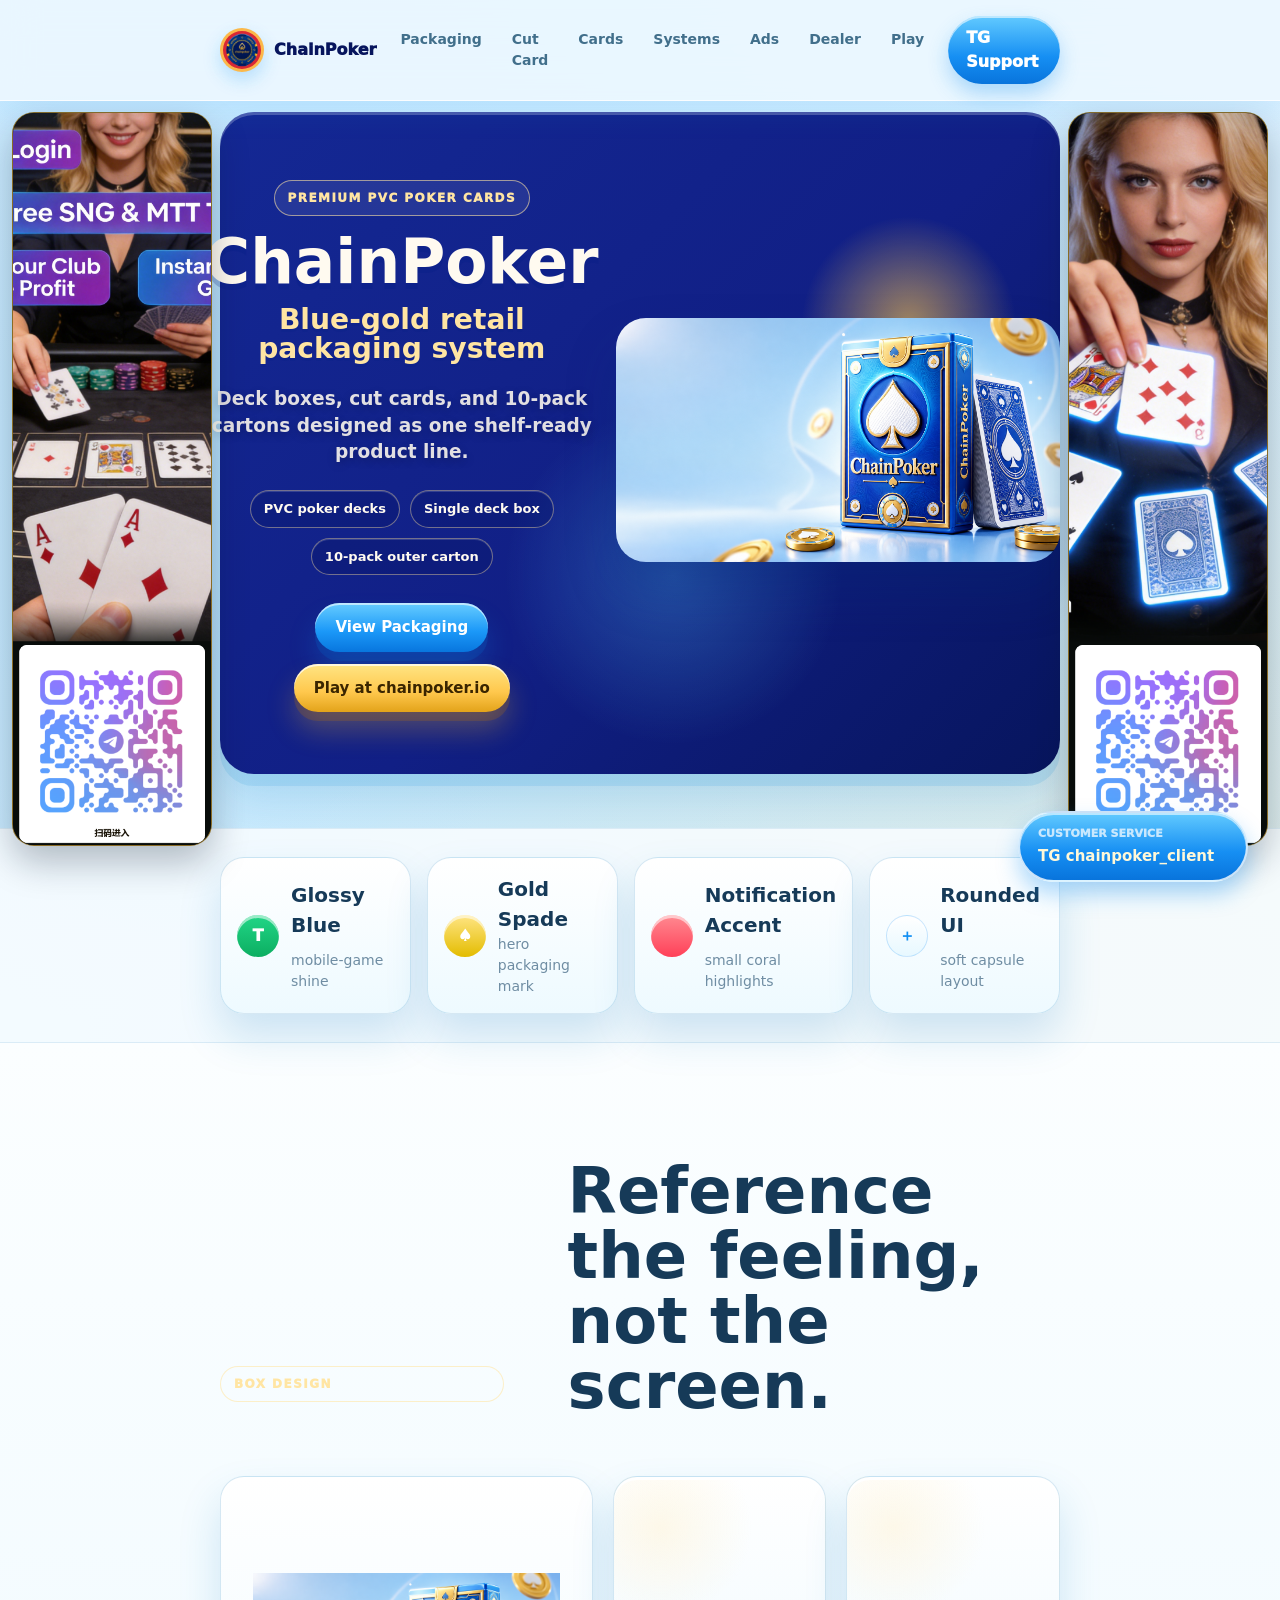
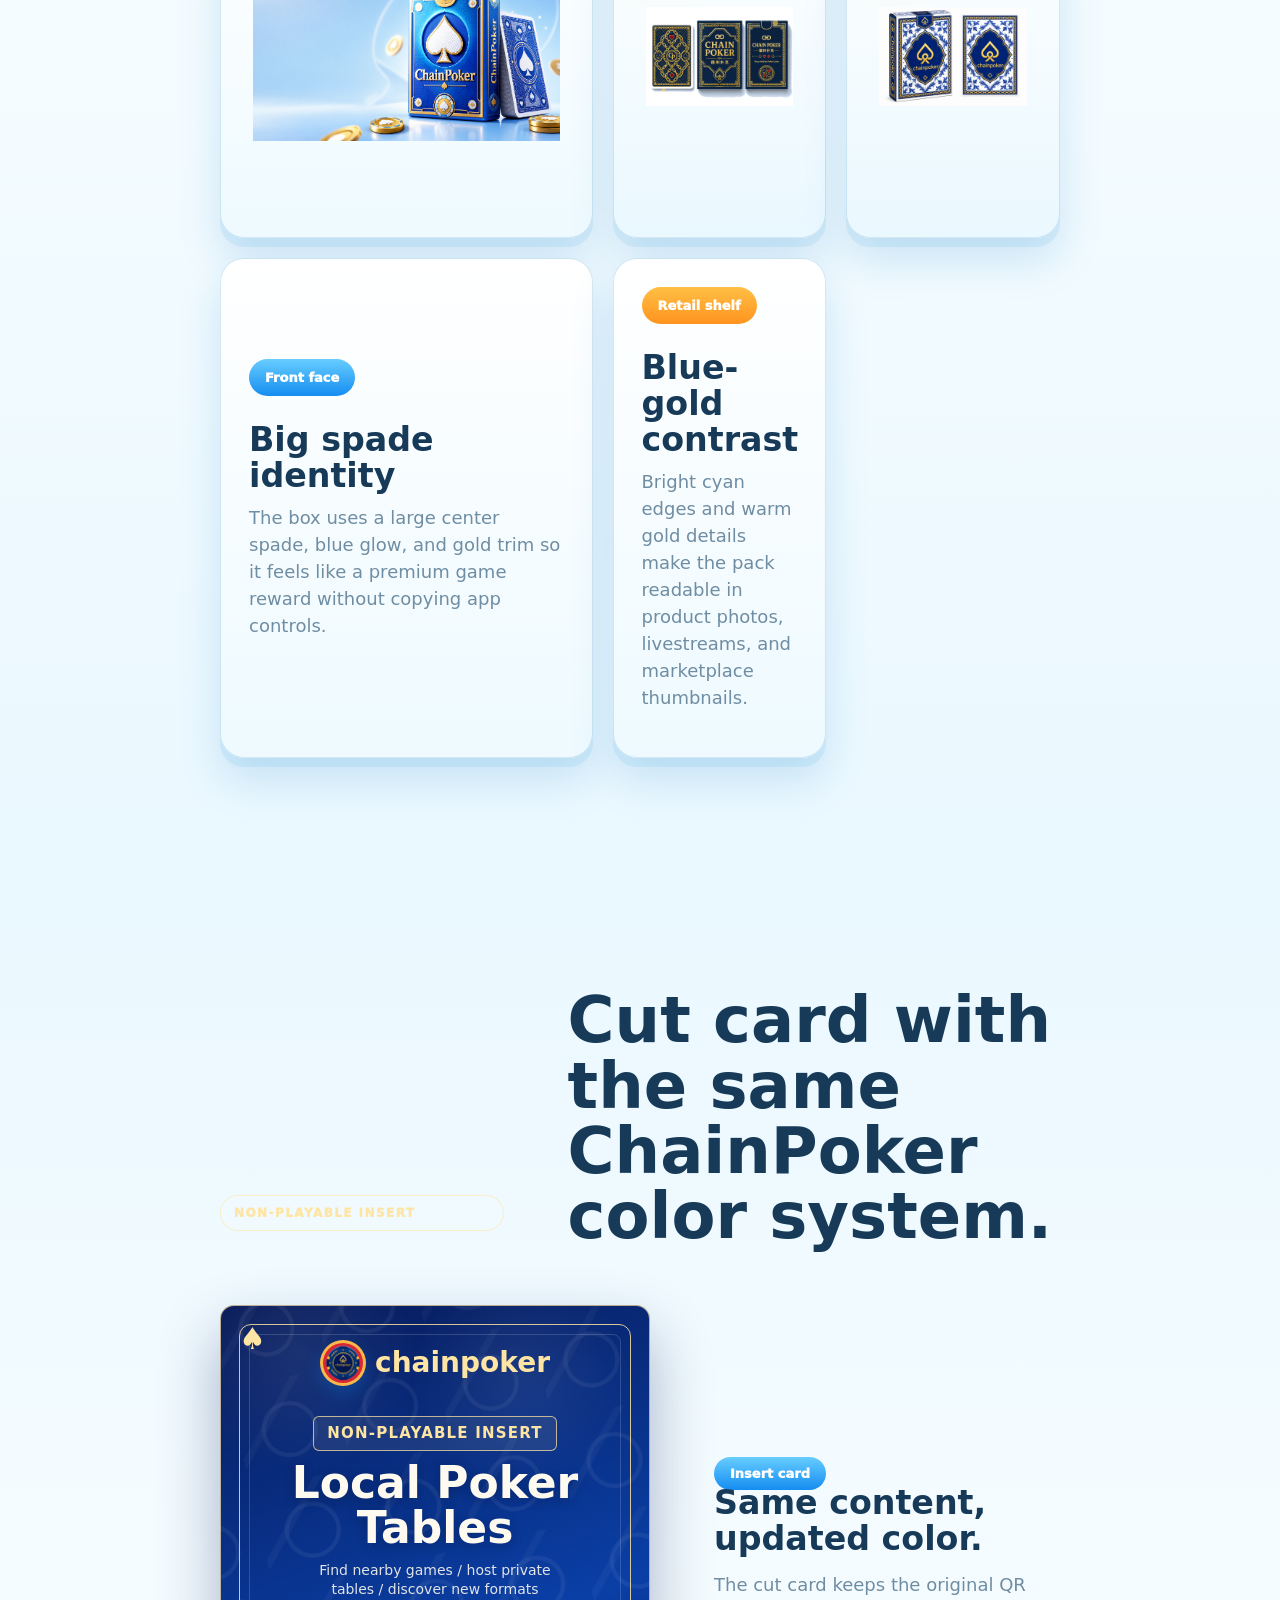
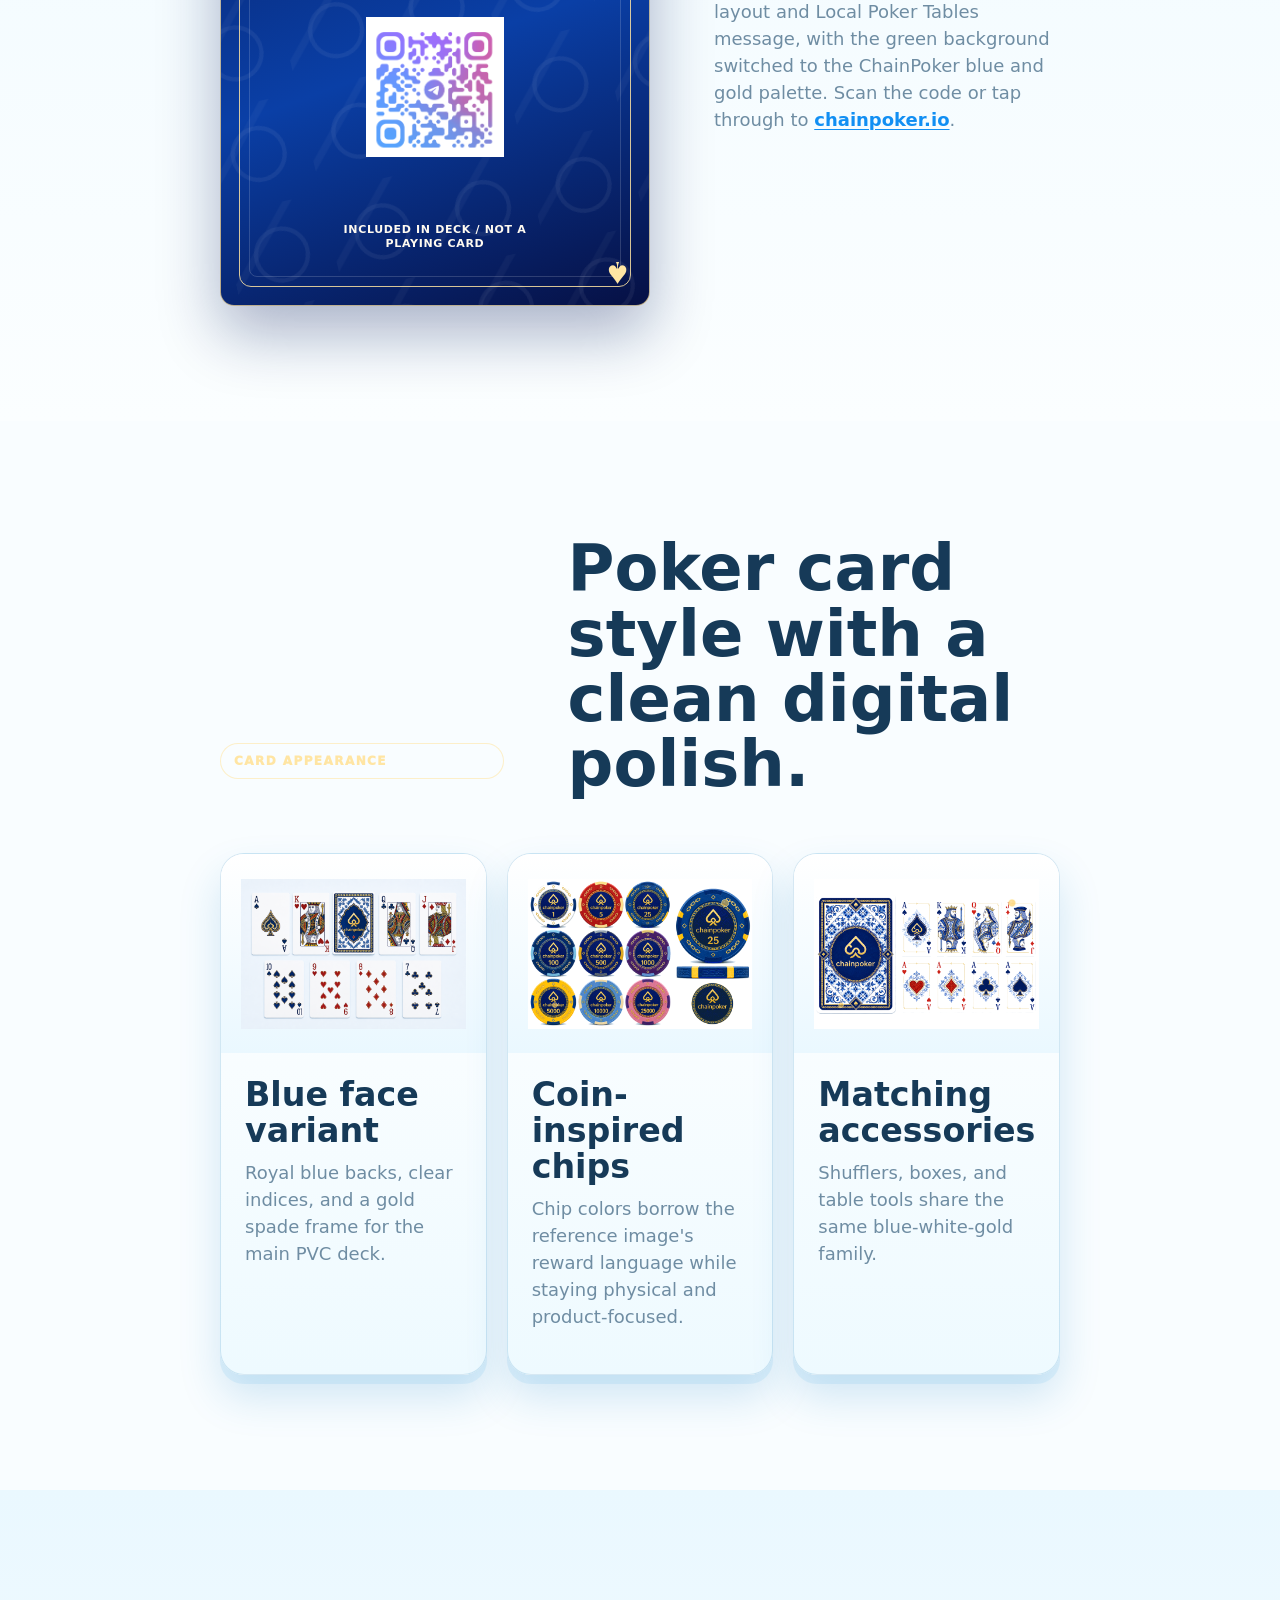
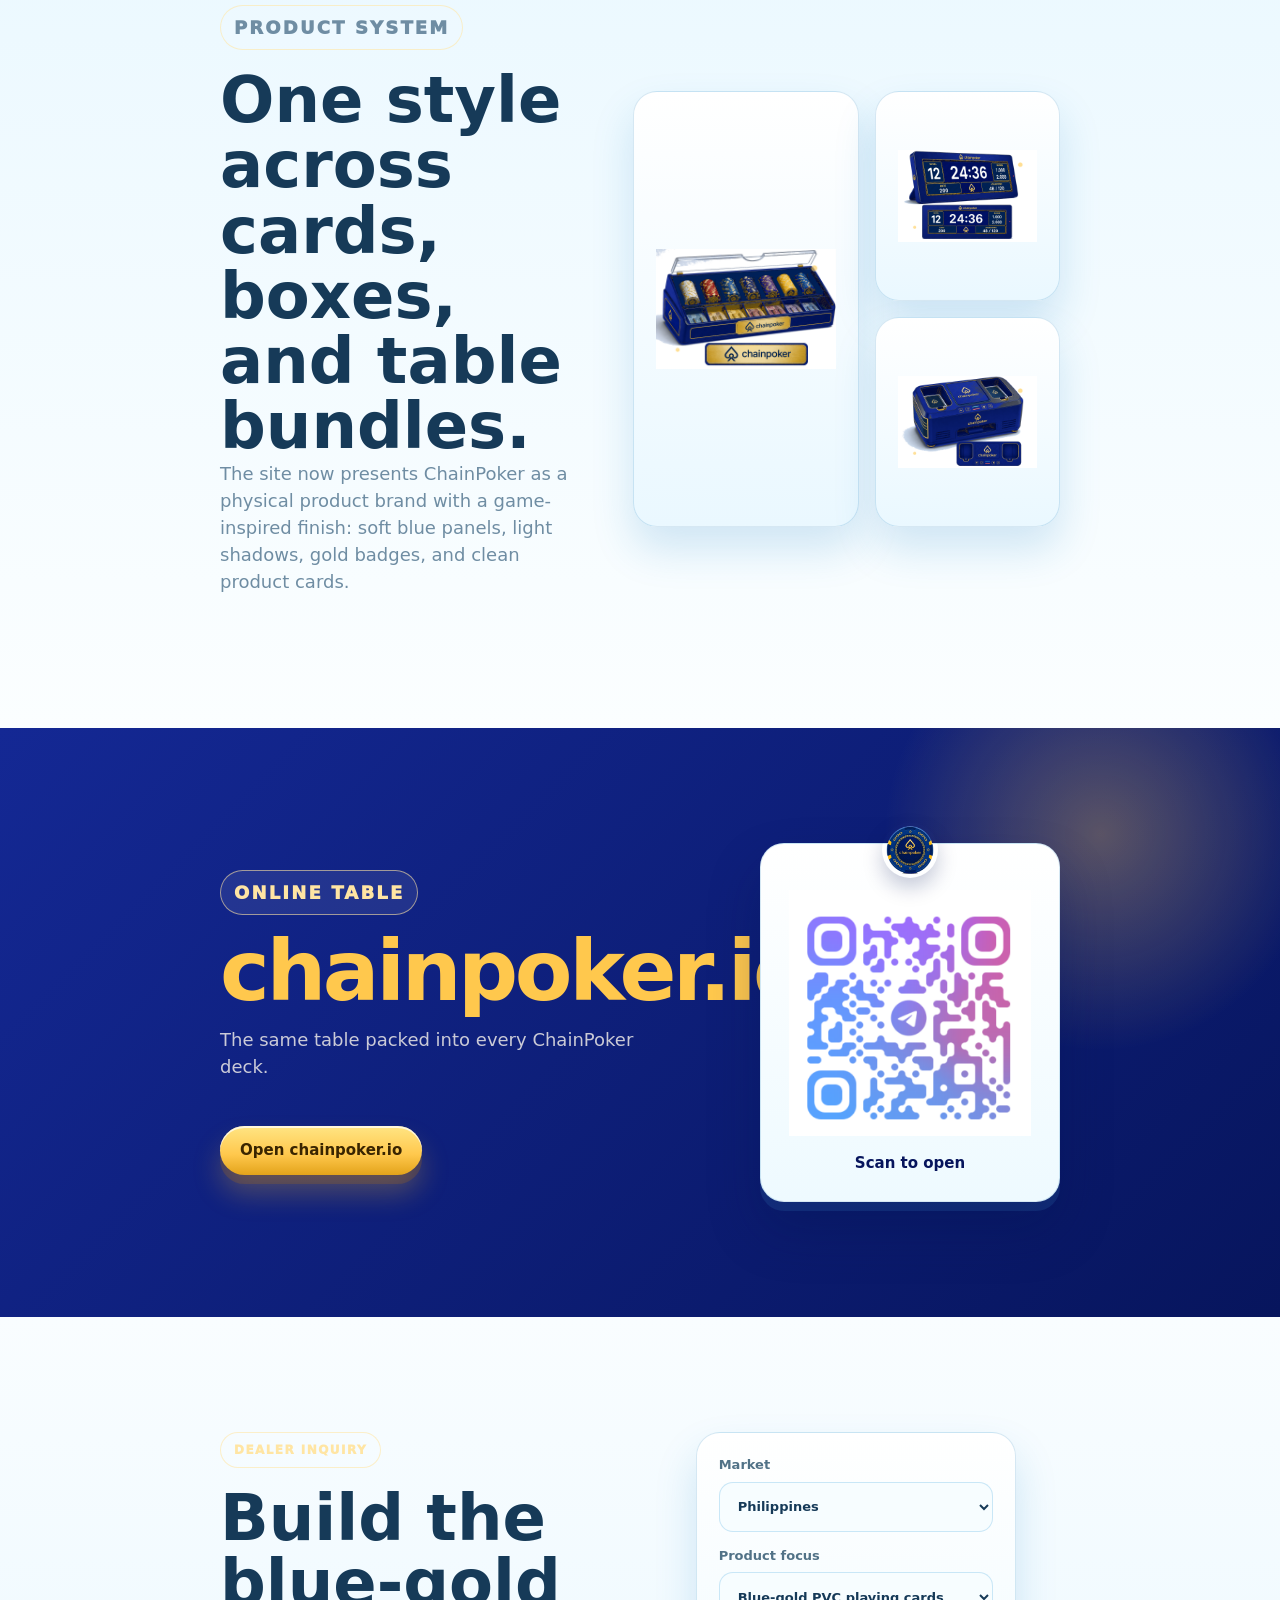
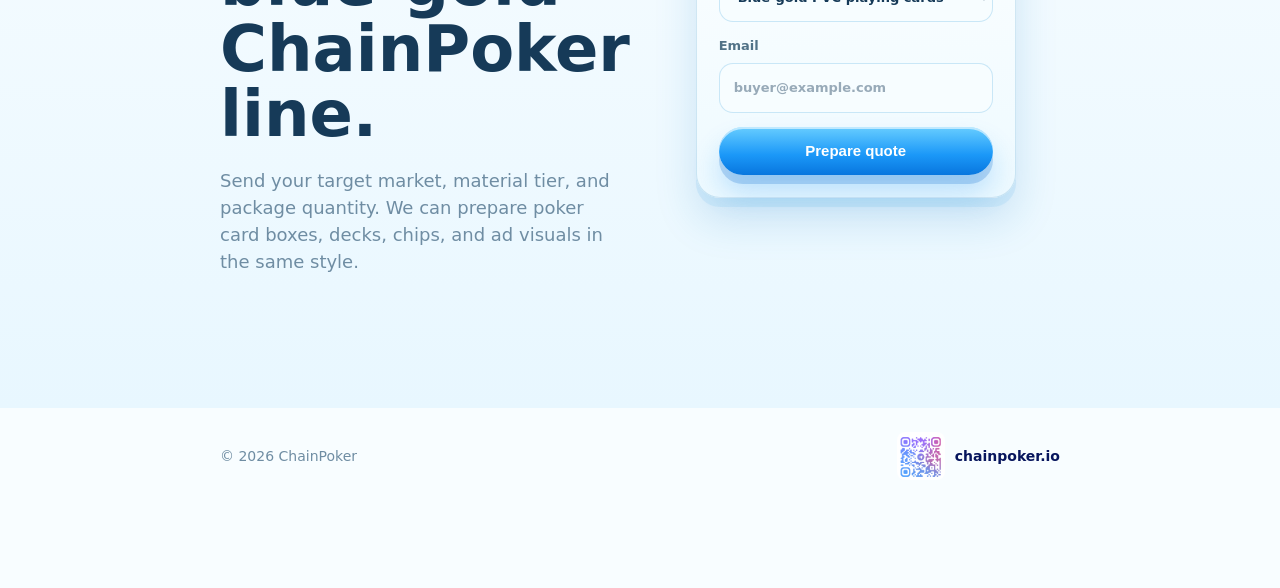
<file: index.html>
<!doctype html>
<html lang="en">
  <head>
    <meta charset="utf-8" />
    <meta name="viewport" content="width=device-width, initial-scale=1" />
    <title>ChainPoker | Blue-Gold Poker Cards and Box Design</title>
    <meta
      name="description"
      content="ChainPoker designs blue-gold poker card packaging, PVC playing cards, chips, and retail-ready table accessories."
    />
    <link rel="icon" href="./favicon.ico?v=20260723-chip" sizes="any" />
    <link rel="icon" href="./assets/favicon.png?v=20260723-chip" type="image/png" />
    <link rel="apple-touch-icon" href="./assets/favicon.png?v=20260723-chip" />
    <link rel="stylesheet" href="./styles.css" />
  </head>
  <body>
    <header class="site-header" data-header>
      <a class="brand" href="#top" aria-label="ChainPoker home">
        <span class="brand-mark" aria-hidden="true"></span>
        <span>ChainPoker</span>
      </a>
      <nav class="nav-links" aria-label="Primary navigation">
        <a href="#packaging">Packaging</a>
        <a href="#cut-card">Cut Card</a>
        <a href="#cards">Cards</a>
        <a href="#systems">Systems</a>
        <a href="#ad-mount">Ads</a>
        <a href="#contact">Dealer</a>
        <a href="https://chainpoker.io/?wsp=eyJjaWQiOiIxMDAwMSIsImFpZCI6IjUwMDA0In0=" target="_blank" rel="noopener noreferrer">Play</a>
      </nav>
      <a class="nav-action" href="https://t.me/chainpoker_client" target="_blank" rel="noopener noreferrer">TG Support</a>
    </header>

    <main id="top">
      <section class="hero" aria-labelledby="hero-title">
        <div class="hero-copy">
          <p class="eyebrow">Premium PVC poker cards</p>
          <h1 id="hero-title">
            <span>ChainPoker</span>
            <small>Blue-gold retail packaging system</small>
          </h1>
          <p class="hero-text">
            Deck boxes, cut cards, and 10-pack cartons designed as one shelf-ready product line.
          </p>
          <div class="hero-points" aria-label="Product highlights">
            <span>PVC poker decks</span>
            <span>Single deck box</span>
            <span>10-pack outer carton</span>
          </div>
          <div class="hero-actions">
            <a class="button primary" href="#packaging">View Packaging</a>
            <a class="button gold" href="https://chainpoker.io/?wsp=eyJjaWQiOiIxMDAwMSIsImFpZCI6IjUwMDA0In0=" target="_blank" rel="noopener noreferrer">Play at chainpoker.io</a>
          </div>
        </div>
        <div class="hero-visual">
          <img src="./assets/game-card-box.png" alt="ChainPoker blue and gold playing card box with matching cards" />
        </div>
      </section>

      <section class="signal-band" aria-label="Design cues">
        <div>
          <span class="signal-icon usdt">T</span>
          <strong>Glossy Blue</strong>
          <span>mobile-game shine</span>
        </div>
        <div>
          <span class="signal-icon spade">♠</span>
          <strong>Gold Spade</strong>
          <span>hero packaging mark</span>
        </div>
        <div>
          <span class="signal-icon coral"></span>
          <strong>Notification Accent</strong>
          <span>small coral highlights</span>
        </div>
        <div>
          <span class="signal-icon white">＋</span>
          <strong>Rounded UI</strong>
          <span>soft capsule layout</span>
        </div>
      </section>

      <section id="packaging" class="section packaging">
        <div class="section-heading">
          <p class="eyebrow">Box design</p>
          <h2>Reference the feeling, not the screen.</h2>
        </div>
        <div class="packaging-grid">
          <article class="packaging-card large">
            <img src="./assets/game-card-box.png" alt="ChainPoker redesigned playing card box" />
          </article>
          <article class="packaging-card image-card">
            <img src="./assets/outer-packaging-blue.png" alt="ChainPoker 10-pack outer packaging box set" />
          </article>
          <article class="packaging-card image-card">
            <img src="./assets/packaging-blue-set.png" alt="ChainPoker blue-gold retail deck box packaging" />
          </article>
          <article class="packaging-card">
            <span class="pill-label">Front face</span>
            <h3>Big spade identity</h3>
            <p>The box uses a large center spade, blue glow, and gold trim so it feels like a premium game reward without copying app controls.</p>
          </article>
          <article class="packaging-card">
            <span class="pill-label gold">Retail shelf</span>
            <h3>Blue-gold contrast</h3>
            <p>Bright cyan edges and warm gold details make the pack readable in product photos, livestreams, and marketplace thumbnails.</p>
          </article>
        </div>
      </section>

      <section id="cut-card" class="section cut-card-section">
        <div class="section-heading">
          <p class="eyebrow">Non-playable insert</p>
          <h2>Cut card with the same ChainPoker color system.</h2>
        </div>
        <div class="cut-card-layout">
          <article class="cut-card-preview" aria-label="ChainPoker cut card preview">
            <span class="cut-corner top-left">&spades;</span>
            <span class="cut-corner bottom-right">&spades;</span>
            <span class="cut-pattern" aria-hidden="true"></span>
            <div class="cut-brand">
              <span class="brand-mark" aria-hidden="true"></span>
              <strong>chainpoker</strong>
            </div>
            <div class="cut-message">
              <span>Non-playable insert</span>
              <h3>Local Poker Tables</h3>
              <p>Find nearby games / host private tables / discover new formats</p>
            </div>
            <a class="cut-qr" href="https://chainpoker.io/?wsp=eyJjaWQiOiIxMDAwMSIsImFpZCI6IjUwMDA0In0=" target="_blank" rel="noopener noreferrer">
              <img src="./assets/ads/qr.png" alt="QR code for chainpoker.io" />
            </a>
            <div class="cut-footer">Included in deck / not a playing card</div>
          </article>
          <div class="cut-card-copy">
            <span class="pill-label">Insert card</span>
            <h3>Same content, updated color.</h3>
            <p>
              The cut card keeps the original QR layout and Local Poker Tables message, with the green background
              switched to the ChainPoker blue and gold palette. Scan the code or tap through to
              <a class="inline-link" href="https://chainpoker.io/?wsp=eyJjaWQiOiIxMDAwMSIsImFpZCI6IjUwMDA0In0=" target="_blank" rel="noopener noreferrer">chainpoker.io</a>.
            </p>
          </div>
        </div>
      </section>

      <section id="cards" class="section cards">
        <div class="section-heading">
          <p class="eyebrow">Card appearance</p>
          <h2>Poker card style with a clean digital polish.</h2>
        </div>
        <div class="card-row">
          <article>
            <img src="./assets/blue-card-face.png" alt="Blue ChainPoker card face" />
            <h3>Blue face variant</h3>
            <p>Royal blue backs, clear indices, and a gold spade frame for the main PVC deck.</p>
          </article>
          <article>
            <img src="./assets/chips-color.png" alt="ChainPoker colored chips" />
            <h3>Coin-inspired chips</h3>
            <p>Chip colors borrow the reference image's reward language while staying physical and product-focused.</p>
          </article>
          <article>
            <img src="./assets/blue-shuffler.png" alt="Blue ChainPoker shuffler" />
            <h3>Matching accessories</h3>
            <p>Shufflers, boxes, and table tools share the same blue-white-gold family.</p>
          </article>
        </div>
      </section>

      <section id="systems" class="systems-band">
        <div class="system-copy">
          <p class="eyebrow">Product system</p>
          <h2>One style across cards, boxes, and table bundles.</h2>
          <p>
            The site now presents ChainPoker as a physical product brand with a game-inspired finish:
            soft blue panels, light shadows, gold badges, and clean product cards.
          </p>
        </div>
        <div class="system-gallery">
          <img src="./assets/full-set.png" alt="ChainPoker table accessory set" />
          <img src="./assets/score-display.png" alt="ChainPoker score display" />
          <img src="./assets/chip-case.png" alt="ChainPoker chip case" />
        </div>
      </section>

      <section id="ad-mount" class="ad-mount" aria-labelledby="ad-mount-title">
        <article class="io-campaign">
          <div class="io-copy">
            <p class="eyebrow">Online table</p>
            <h2 id="ad-mount-title">chainpoker.io</h2>
            <p>The same table packed into every ChainPoker deck.</p>
            <a class="button gold" href="https://chainpoker.io/?wsp=eyJjaWQiOiIxMDAwMSIsImFpZCI6IjUwMDA0In0=" target="_blank" rel="noopener noreferrer">Open chainpoker.io</a>
          </div>
          <a class="io-scan" href="https://chainpoker.io/?wsp=eyJjaWQiOiIxMDAwMSIsImFpZCI6IjUwMDA0In0=" target="_blank" rel="noopener noreferrer">
            <span class="io-scan-chip" aria-hidden="true"></span>
            <img src="./assets/ads/qr.png" alt="QR code for chainpoker.io" />
            <strong>Scan to open</strong>
          </a>
        </article>
      </section>

      <section id="contact" class="contact-band">
        <div>
          <p class="eyebrow">Dealer inquiry</p>
          <h2>Build the blue-gold ChainPoker line.</h2>
          <p>
            Send your target market, material tier, and package quantity. We can prepare poker card boxes,
            decks, chips, and ad visuals in the same style.
          </p>
        </div>
        <form class="contact-form">
          <label>
            Market
            <select>
              <option>Philippines</option>
              <option>Vietnam</option>
              <option>Malaysia</option>
              <option>Thailand</option>
              <option>Brazil</option>
              <option>Mexico</option>
            </select>
          </label>
          <label>
            Product focus
            <select>
              <option>Blue-gold PVC playing cards</option>
              <option>Card box packaging</option>
              <option>Chip and table bundle</option>
              <option>Full OEM brand line</option>
            </select>
          </label>
          <label>
            Email
            <input type="email" placeholder="buyer@example.com" />
          </label>
          <button class="button primary" type="button">Prepare quote</button>
        </form>
      </section>
    </main>

    <footer class="site-footer">
      <span>© 2026 ChainPoker</span>
      <a class="footer-play" href="https://chainpoker.io/?wsp=eyJjaWQiOiIxMDAwMSIsImFpZCI6IjUwMDA0In0=" target="_blank" rel="noopener noreferrer">
        <img src="./assets/ads/qr.png" alt="" />
        chainpoker.io
      </a>
    </footer>

    <aside class="side-ads" aria-label="chainpoker.io campaign">
      <a class="side-ad side-ad-left" href="https://chainpoker.io/?wsp=eyJjaWQiOiIxMDAwMSIsImFpZCI6IjUwMDA0In0=" target="_blank" rel="noopener noreferrer">
        <img src="./assets/ads/side-left.png" alt="ChainPoker poster" />
      </a>
      <a class="side-ad side-ad-right" href="https://chainpoker.io/?wsp=eyJjaWQiOiIxMDAwMSIsImFpZCI6IjUwMDA0In0=" target="_blank" rel="noopener noreferrer">
        <img src="./assets/ads/side-right.png" alt="ChainPoker poster" />
      </a>
    </aside>
    <a class="side-ad-mobile" href="https://chainpoker.io/?wsp=eyJjaWQiOiIxMDAwMSIsImFpZCI6IjUwMDA0In0=" target="_blank" rel="noopener noreferrer">
      <img src="./assets/ads/qr.png" alt="Scan ChainPoker" />
    </a>

    <aside id="support" class="support-dock" aria-label="ChainPoker customer support">
      <a href="https://t.me/chainpoker_client" target="_blank" rel="noopener noreferrer">
        <span>Customer service</span>
        <strong>TG chainpoker_client</strong>
      </a>
    </aside>

    <script src="./script.js"></script>
  </body>
</html>
</file>
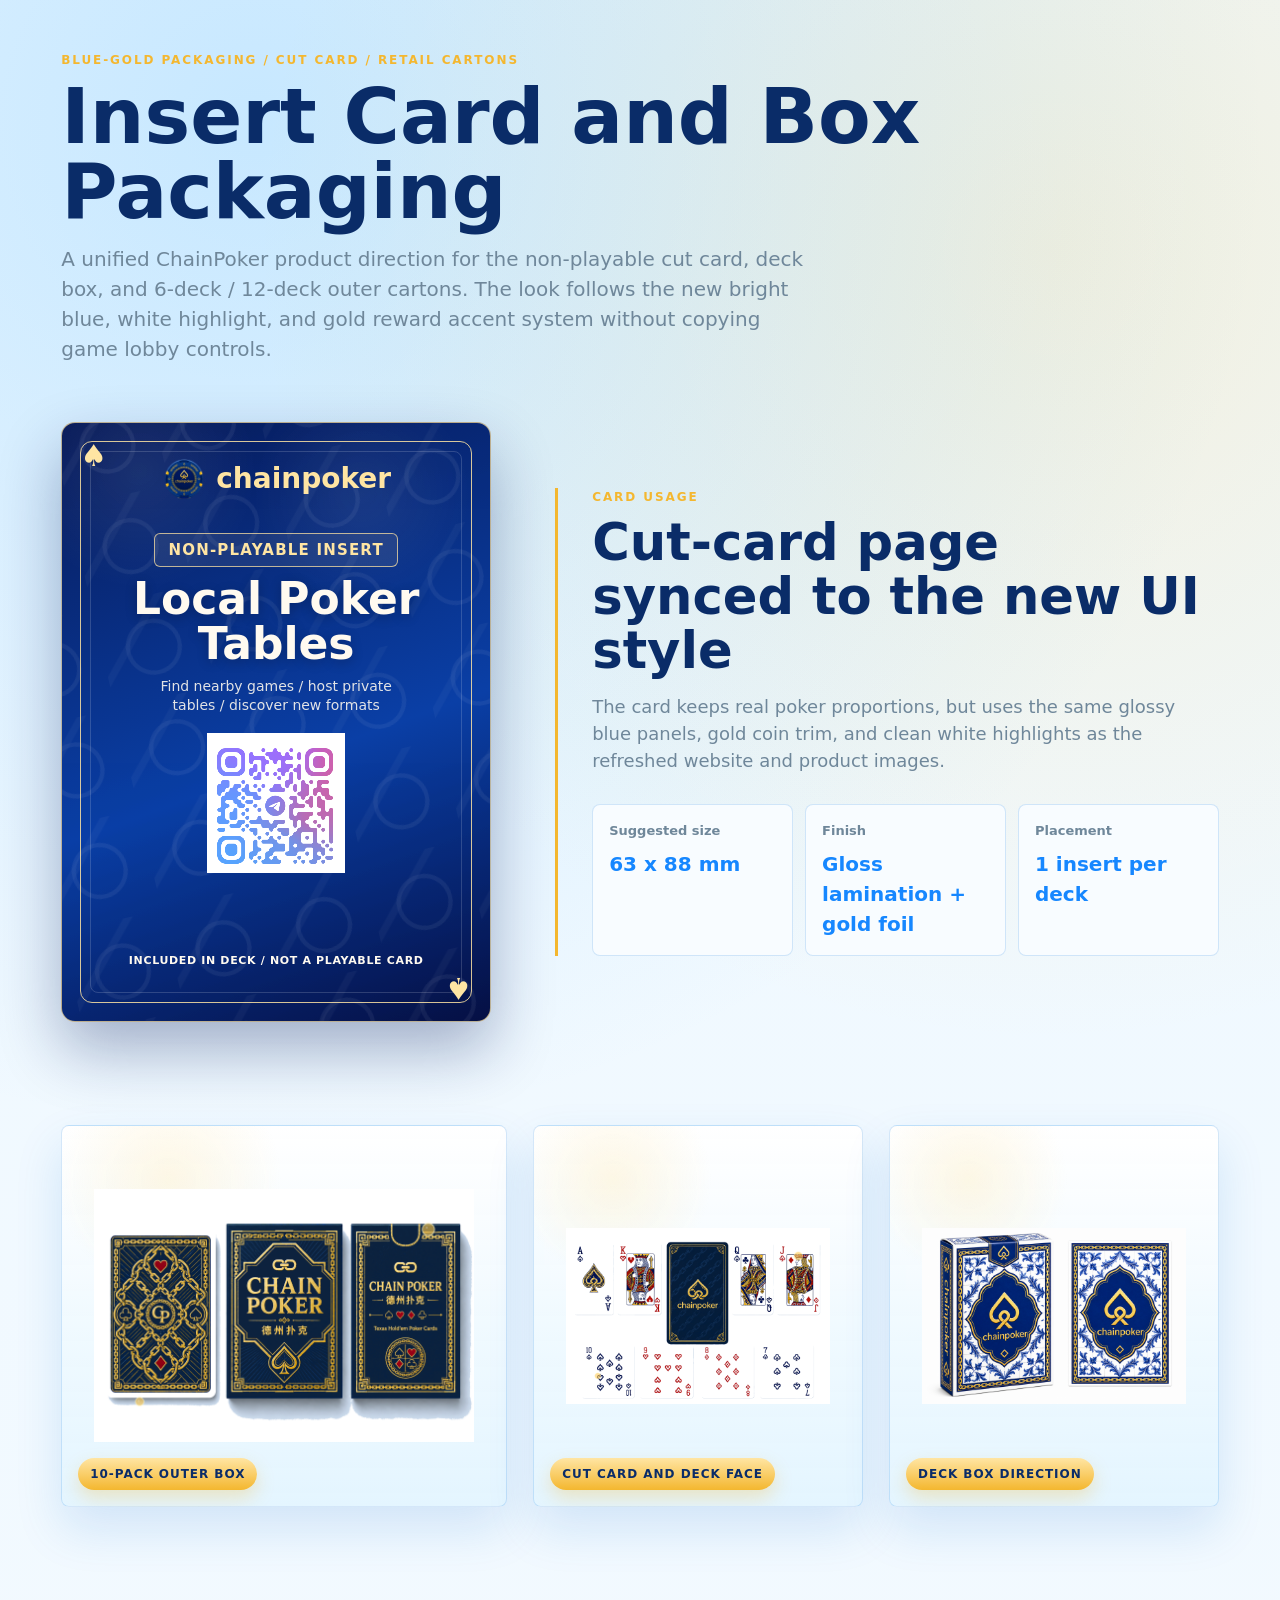
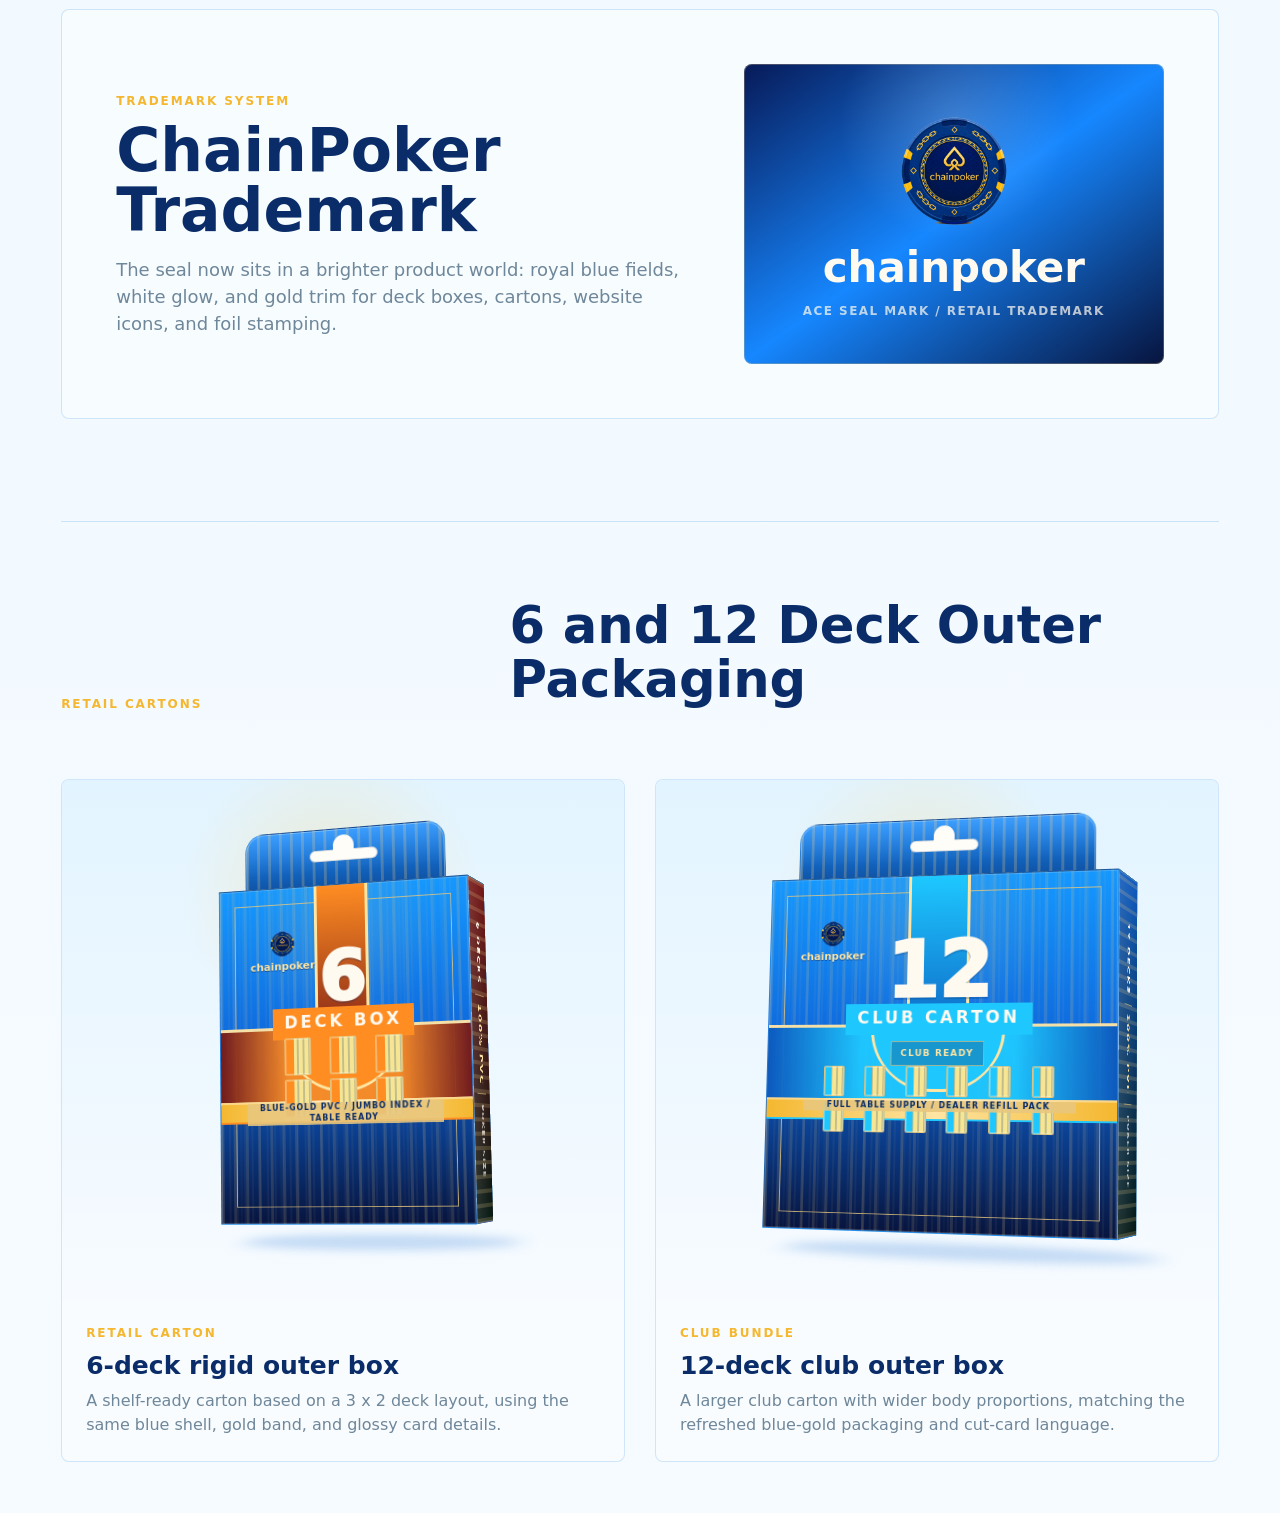
<file: ad-card.html>
<!doctype html>
<html lang="en">
  <head>
    <meta charset="utf-8" />
    <meta name="viewport" content="width=device-width, initial-scale=1" />
    <title>ChainPoker Blue-Gold Insert Card and Box Packaging</title>
    <link rel="icon" href="./favicon.ico?v=20260723-chip" sizes="any" />
    <link rel="icon" href="./assets/favicon.png?v=20260723-chip" type="image/png" />
    <link rel="apple-touch-icon" href="./assets/favicon.png?v=20260723-chip" />
    <link rel="stylesheet" href="./ad-card.css" />
  </head>
  <body>
    <main class="page">
      <section class="hero-panel" aria-labelledby="page-title">
        <p class="eyebrow">Blue-gold packaging / cut card / retail cartons</p>
        <h1 id="page-title">Insert Card and Box Packaging</h1>
        <p>
          A unified ChainPoker product direction for the non-playable cut card, deck box, and 6-deck /
          12-deck outer cartons. The look follows the new bright blue, white highlight, and gold reward
          accent system without copying game lobby controls.
        </p>
      </section>

      <section class="design-board" aria-label="ChainPoker insert card design">
        <article class="blocker-card">
          <div class="corner top-left">&spades;</div>
          <div class="corner bottom-right">&spades;</div>
          <div class="chain-pattern"></div>
          <div class="brand">
            <span class="brand-mark" aria-hidden="true"></span>
            <span>chainpoker</span>
          </div>
          <div class="card-message">
            <p class="kicker">Non-playable insert</p>
            <h2>Local Poker Tables</h2>
            <p>Find nearby games / host private tables / discover new formats</p>
          </div>
          <a class="qr-panel" href="https://chainpoker.io" target="_blank" rel="noopener noreferrer">
            <img src="./assets/ads/qr.png" alt="QR code for chainpoker.io" />
          </a>
          <div class="usage-tag">Included in deck / not a playable card</div>
        </article>

        <aside class="spec-panel">
          <p class="eyebrow">Card usage</p>
          <h3>Cut-card page synced to the new UI style</h3>
          <p>
            The card keeps real poker proportions, but uses the same glossy blue panels, gold coin trim,
            and clean white highlights as the refreshed website and product images.
          </p>
          <dl>
            <div>
              <dt>Suggested size</dt>
              <dd>63 x 88 mm</dd>
            </div>
            <div>
              <dt>Finish</dt>
              <dd>Gloss lamination + gold foil</dd>
            </div>
            <div>
              <dt>Placement</dt>
              <dd>1 insert per deck</dd>
            </div>
          </dl>
        </aside>
      </section>

      <section class="product-strip" aria-label="Blue-gold product image direction">
        <figure class="product-shot large">
          <img src="./assets/outer-packaging-blue.png" alt="ChainPoker 10-pack outer packaging box set" />
          <figcaption>10-pack outer box</figcaption>
        </figure>
        <figure class="product-shot">
          <img src="./assets/cut-card-blue-set.png" alt="Blue-gold ChainPoker cut card style" />
          <figcaption>Cut card and deck face</figcaption>
        </figure>
        <figure class="product-shot">
          <img src="./assets/packaging-blue-set.png" alt="Blue-gold ChainPoker deck box packaging" />
          <figcaption>Deck box direction</figcaption>
        </figure>
      </section>

      <section class="trademark-section" aria-labelledby="trademark-title">
        <div>
          <p class="eyebrow">Trademark system</p>
          <h2 id="trademark-title">ChainPoker Trademark</h2>
          <p>
            The seal now sits in a brighter product world: royal blue fields, white glow, and gold trim for
            deck boxes, cartons, website icons, and foil stamping.
          </p>
        </div>
        <div class="trademark-card">
          <span class="trademark-mark" aria-hidden="true"></span>
          <strong>chainpoker</strong>
          <small>Ace seal mark / retail trademark</small>
        </div>
      </section>

      <section class="packaging-section" aria-labelledby="packaging-title">
        <div class="section-heading">
          <p class="eyebrow">Retail cartons</p>
          <h2 id="packaging-title">6 and 12 Deck Outer Packaging</h2>
        </div>

        <div class="packaging-grid">
          <article class="pack pack-6">
            <div class="pack-render">
              <div class="box-carton box-6">
                <div class="box-backboard">
                  <span class="hanger-slot"></span>
                </div>
                <div class="box-top">
                  <span>CHAINPOKER / SIX DECKS</span>
                </div>
                <div class="box-side">
                  <span class="side-count">6 DECKS</span>
                  <span class="side-material">100% PVC</span>
                  <span class="side-size">POKER SIZE</span>
                </div>
                <div class="box-front">
                  <span class="box-pattern"></span>
                  <span class="box-center-ribbon"></span>
                  <span class="box-band"></span>
                  <span class="pack-logo"><i></i>chainpoker</span>
                  <span class="box-count">6</span>
                  <span class="box-title">Deck Box</span>
                  <span class="box-rule"></span>
                  <span class="box-subtitle">Blue-gold PVC / jumbo index / table ready</span>
                  <span class="box-decks six">
                    <i></i><i></i><i></i><i></i><i></i><i></i>
                  </span>
                </div>
              </div>
            </div>
            <div class="pack-copy">
              <p class="label">Retail carton</p>
              <h3>6-deck rigid outer box</h3>
              <p>A shelf-ready carton based on a 3 x 2 deck layout, using the same blue shell, gold band, and glossy card details.</p>
            </div>
          </article>

          <article class="pack pack-12">
            <div class="pack-render">
              <div class="box-carton box-12">
                <div class="box-backboard">
                  <span class="hanger-slot"></span>
                </div>
                <div class="box-top">
                  <span>CHAINPOKER / TWELVE DECKS</span>
                </div>
                <div class="box-side">
                  <span class="side-count">12 DECKS</span>
                  <span class="side-material">100% PVC</span>
                  <span class="side-size">POKER SIZE</span>
                </div>
                <div class="box-front">
                  <span class="box-pattern"></span>
                  <span class="box-center-ribbon"></span>
                  <span class="box-band"></span>
                  <span class="pack-logo"><i></i>chainpoker</span>
                  <span class="box-count">12</span>
                  <span class="box-title">Club Carton</span>
                  <span class="box-rule"></span>
                  <span class="box-subtitle">Full table supply / dealer refill pack</span>
                  <span class="case-badge">CLUB READY</span>
                  <span class="box-decks twelve">
                    <i></i><i></i><i></i><i></i><i></i><i></i>
                    <i></i><i></i><i></i><i></i><i></i><i></i>
                  </span>
                </div>
              </div>
            </div>
            <div class="pack-copy">
              <p class="label">Club bundle</p>
              <h3>12-deck club outer box</h3>
              <p>A larger club carton with wider body proportions, matching the refreshed blue-gold packaging and cut-card language.</p>
            </div>
          </article>
        </div>
      </section>
    </main>
  </body>
</html>
</file>
<file: styles.css>
:root {
  --ink: #163a58;
  --muted: #6f8da3;
  --paper: #eef8ff;
  --ice: #f9fdff;
  --panel: #ffffff;
  --sky: #43b9ff;
  --blue: #128ff3;
  --royal: #121f88;
  --navy: #07155d;
  --cyan: #a8f7ff;
  --gold: #ffc84d;
  --orange: #ff981f;
  --coral: #ff4759;
  --green: #14bf72;
  --line: rgba(32, 126, 190, 0.18);
  --shadow: 0 22px 42px rgba(26, 126, 196, 0.18);
  --radius: 24px;
}

* {
  box-sizing: border-box;
}

html {
  scroll-behavior: smooth;
}

body {
  margin: 0;
  color: var(--ink);
  background:
    radial-gradient(circle at 16% 8%, rgba(67, 185, 255, 0.26), transparent 28%),
    radial-gradient(circle at 86% 18%, rgba(255, 200, 77, 0.2), transparent 18%),
    linear-gradient(180deg, #e9f6ff 0%, #fbfeff 48%, #edf8ff 100%);
  font-family:
    Inter, ui-sans-serif, system-ui, -apple-system, BlinkMacSystemFont, "Segoe UI",
    sans-serif;
  line-height: 1.5;
  letter-spacing: 0;
}

img {
  display: block;
  max-width: 100%;
}

a {
  color: inherit;
  text-decoration: none;
}

.site-header {
  position: fixed;
  z-index: 30;
  inset: 0 0 auto;
  display: grid;
  grid-template-columns: auto 1fr auto;
  align-items: center;
  gap: 24px;
  padding: 16px clamp(16px, 4vw, 52px);
  color: var(--ink);
  background: rgba(238, 248, 255, 0.86);
  border-bottom: 1px solid rgba(255, 255, 255, 0.8);
  box-shadow: 0 10px 30px rgba(18, 143, 243, 0.1);
  backdrop-filter: blur(18px);
}

.site-header.is-scrolled {
  background: rgba(249, 253, 255, 0.94);
  box-shadow: 0 16px 42px rgba(18, 143, 243, 0.16);
}

.brand {
  display: inline-flex;
  align-items: center;
  gap: 10px;
  width: max-content;
  color: var(--navy);
  font-weight: 950;
}

.brand-mark {
  width: 44px;
  height: 44px;
  border: 3px solid rgba(255, 200, 77, 0.9);
  border-radius: 50%;
  background:
    url("./assets/chainpoker-trademark-round.png") center / cover no-repeat,
    #d92834;
  box-shadow: 0 8px 18px rgba(18, 143, 243, 0.24);
}

.nav-links {
  display: flex;
  justify-content: center;
  gap: clamp(16px, 2.5vw, 30px);
  color: #416f8b;
  font-size: 14px;
  font-weight: 850;
}

.nav-links a:hover {
  color: var(--blue);
}

.nav-action,
.button {
  display: inline-flex;
  min-height: 48px;
  align-items: center;
  justify-content: center;
  border: 0;
  border-radius: 999px;
  font-weight: 950;
}

.nav-action {
  justify-self: end;
  padding: 10px 18px;
  color: #fff;
  background: linear-gradient(180deg, #62caff, #168ff3 60%, #0874dc);
  box-shadow:
    inset 0 2px 0 rgba(255, 255, 255, 0.58),
    0 10px 20px rgba(18, 143, 243, 0.3);
}

.hero {
  position: relative;
  display: grid;
  grid-template-columns: minmax(340px, 0.9fr) minmax(420px, 1.1fr);
  gap: clamp(34px, 5vw, 78px);
  align-items: center;
  min-height: 92vh;
  padding: 126px clamp(20px, 6vw, 82px) 74px;
  overflow: hidden;
}

.hero::before {
  content: "";
  position: absolute;
  inset: 112px clamp(20px, 6vw, 82px) 54px;
  border-radius: 34px;
  background:
    radial-gradient(circle at 82% 32%, rgba(255, 200, 77, 0.62), transparent 13%),
    radial-gradient(circle at 54% 70%, rgba(87, 205, 255, 0.28), transparent 26%),
    linear-gradient(135deg, #142894, #111f85 55%, #07155d);
  box-shadow:
    inset 0 3px 0 rgba(255, 255, 255, 0.24),
    0 12px 0 rgba(75, 168, 224, 0.2),
    var(--shadow);
}

.hero-copy,
.hero-visual {
  position: relative;
  z-index: 1;
}

.hero-copy {
  max-width: 540px;
  padding: clamp(30px, 5vw, 54px) 0 clamp(24px, 4vw, 42px);
  text-align: center;
  justify-self: center;
}

.eyebrow {
  display: inline-flex;
  margin: 0 0 18px;
  padding: 8px 13px;
  border: 1px solid rgba(255, 229, 163, 0.58);
  border-radius: 999px;
  color: #ffe5a3;
  background: rgba(255, 255, 255, 0.08);
  font-size: 12px;
  font-weight: 950;
  letter-spacing: 0.12em;
  text-transform: uppercase;
}

h1,
h2,
h3,
p {
  margin-top: 0;
}

h1 {
  display: grid;
  gap: 14px;
  margin-bottom: 22px;
  color: #fffaf0;
  font-size: clamp(54px, 7vw, 88px);
  line-height: 0.92;
  letter-spacing: 0;
  text-shadow: 0 6px 0 rgba(0, 28, 130, 0.22);
}

h1 span,
h1 small {
  display: block;
}

h1 small {
  max-width: 460px;
  margin: 0 auto;
  color: #ffe5a3;
  font-size: clamp(22px, 2.2vw, 31px);
  font-weight: 900;
  line-height: 1.05;
  text-shadow: 0 3px 0 rgba(0, 28, 130, 0.16);
}

h2 {
  max-width: 850px;
  margin-bottom: 0;
  color: var(--ink);
  font-size: clamp(34px, 5vw, 64px);
  line-height: 1.02;
}

h3 {
  margin-bottom: 10px;
  color: var(--ink);
  font-size: clamp(22px, 2.6vw, 34px);
  line-height: 1.08;
}

.hero-text {
  max-width: 440px;
  margin-inline: auto;
  margin-bottom: 0;
  color: rgba(255, 250, 240, 0.88);
  font-size: clamp(17px, 1.45vw, 20px);
  font-weight: 720;
  line-height: 1.45;
  text-shadow: 0 3px 10px rgba(0, 0, 0, 0.22);
}

.hero-points {
  justify-content: center;
  display: flex;
  flex-wrap: wrap;
  gap: 10px;
  max-width: 480px;
  margin: 24px auto 0;
}

.hero-points span {
  min-width: 138px;
  padding: 8px 13px;
  border: 1px solid rgba(255, 229, 163, 0.42);
  border-radius: 999px;
  color: #fffaf0;
  background: rgba(7, 21, 93, 0.28);
  font-size: 13px;
  font-weight: 850;
  box-shadow: inset 0 1px 0 rgba(255, 255, 255, 0.16);
}

.hero-actions {
  justify-content: center;
  display: flex;
  flex-wrap: wrap;
  gap: 12px;
  margin-top: 28px;
}

.button {
  min-width: 168px;
  padding: 13px 20px;
  font-size: 15px;
  font-weight: 900;
  text-align: center;
  cursor: pointer;
}

.button.primary {
  color: #fff;
  background: linear-gradient(180deg, #67cdff, #1b98f8 58%, #0876de);
  box-shadow:
    inset 0 2px 0 rgba(255, 255, 255, 0.58),
    0 9px 0 rgba(6, 102, 198, 0.22),
    0 18px 28px rgba(18, 143, 243, 0.24);
}

.button.ghost {
  color: var(--blue);
  background: linear-gradient(180deg, #fff, #edf9ff);
  border: 1px solid rgba(18, 143, 243, 0.25);
  box-shadow:
    inset 0 2px 0 #fff,
    0 10px 20px rgba(18, 143, 243, 0.14);
}

.button.gold {
  color: #3a2500;
  background: linear-gradient(180deg, #ffe584, #ffc84d 58%, #e3a31a);
  box-shadow:
    inset 0 2px 0 rgba(255, 255, 255, 0.72),
    0 9px 0 rgba(180, 112, 8, 0.22),
    0 18px 28px rgba(244, 183, 47, 0.28);
}

.inline-link {
  color: var(--blue);
  font-weight: 900;
  text-decoration: underline;
  text-underline-offset: 3px;
}

.hero-visual img {
  width: min(600px, 100%);
  margin-left: auto;
  border-radius: 30px;
  box-shadow: 0 28px 52px rgba(0, 47, 123, 0.24);
}

.signal-band {
  display: grid;
  grid-template-columns: repeat(4, 1fr);
  gap: 16px;
  padding: 28px clamp(20px, 6vw, 82px);
  background: rgba(249, 253, 255, 0.88);
  border-block: 1px solid rgba(32, 126, 190, 0.12);
}

.signal-band div {
  display: grid;
  grid-template-columns: auto 1fr;
  column-gap: 12px;
  align-items: center;
  min-height: 84px;
  padding: 16px;
  border: 1px solid var(--line);
  border-radius: var(--radius);
  background: linear-gradient(180deg, #fff, #eefaff);
  box-shadow: var(--shadow);
}

.signal-band strong {
  color: var(--ink);
  font-size: 20px;
}

.signal-band span:last-child {
  grid-column: 2;
  color: var(--muted);
  font-size: 14px;
}

.signal-icon {
  display: inline-grid;
  grid-row: span 2;
  width: 42px;
  height: 42px;
  place-items: center;
  border-radius: 50%;
  color: #fff;
  font-weight: 950;
  box-shadow: inset 0 3px 0 rgba(255, 255, 255, 0.55);
}

.signal-icon.usdt {
  background: linear-gradient(180deg, #21d687, #0cae61);
}

.signal-icon.spade {
  background: linear-gradient(180deg, #ffe584, #e3bc00);
}

.signal-icon.coral {
  background: linear-gradient(180deg, #ff8a91, #ff4058);
}

.signal-icon.white {
  color: var(--blue);
  background: linear-gradient(180deg, #fff, #e7f8ff);
  border: 1px solid rgba(18, 143, 243, 0.22);
}

.section,
.systems-band,
.ad-mount,
.contact-band {
  padding: clamp(72px, 9vw, 120px) clamp(20px, 6vw, 82px);
}

.section-heading {
  display: grid;
  grid-template-columns: minmax(0, 0.72fr) minmax(0, 1.25fr);
  gap: clamp(22px, 5vw, 72px);
  align-items: end;
  margin-bottom: clamp(30px, 5vw, 56px);
}

.packaging {
  background: linear-gradient(180deg, #fbfeff, #eaf8ff);
}

.packaging-grid {
  display: grid;
  grid-template-columns: minmax(0, 1.22fr) repeat(2, minmax(0, 0.7fr));
  gap: 20px;
}

.packaging-card,
.card-row article,
.contact-form {
  border: 1px solid var(--line);
  border-radius: var(--radius);
  background: linear-gradient(180deg, #fff, #eefaff);
  box-shadow:
    inset 0 3px 0 #fff,
    0 9px 0 rgba(75, 168, 224, 0.12),
    var(--shadow);
}

.packaging-card {
  display: grid;
  align-content: center;
  min-height: 290px;
  padding: 28px;
}

.packaging-card.large {
  padding: 0;
  overflow: hidden;
}

.packaging-card.large img,
.packaging-card.image-card img {
  width: 100%;
  height: 100%;
  min-height: 360px;
  object-fit: contain;
  padding: clamp(16px, 3vw, 32px);
}

.packaging-card.image-card {
  min-height: 320px;
  padding: 0;
  overflow: hidden;
  background:
    radial-gradient(circle at 22% 14%, rgba(255, 229, 163, 0.24), transparent 26%),
    linear-gradient(180deg, #fff, #eaf8ff);
}

.packaging-card p,
.card-row p,
.system-copy p,
.ad-mount p,
.contact-band p:not(.eyebrow) {
  color: var(--muted);
  font-size: 18px;
}

.pill-label {
  width: max-content;
  margin-bottom: 26px;
  padding: 9px 16px;
  border-radius: 999px;
  color: #fff;
  background: linear-gradient(180deg, #67cdff, #158df1);
  font-size: 13px;
  font-weight: 950;
}

.pill-label.gold {
  background: linear-gradient(180deg, #ffbf45, #ff941f);
}

.cut-card-section {
  background: linear-gradient(180deg, #eaf8ff, #fbfeff);
}

.cut-card-layout {
  display: grid;
  grid-template-columns: minmax(280px, 430px) minmax(260px, 1fr);
  gap: clamp(28px, 5vw, 70px);
  align-items: center;
}

.cut-card-preview {
  position: relative;
  aspect-ratio: 63 / 88;
  overflow: hidden;
  border: 1px solid rgba(255, 229, 163, 0.72);
  border-radius: 14px;
  color: #fffaf0;
  background:
    radial-gradient(circle at 18% 8%, rgba(255, 255, 255, 0.08), transparent 18%),
    radial-gradient(circle at 70% 12%, rgba(255, 255, 255, 0.07), transparent 18%),
    linear-gradient(160deg, #071a58, #0a3fa6 56%, #061044);
  box-shadow: 0 28px 62px rgba(7, 26, 88, 0.32);
  padding: clamp(22px, 6%, 32px);
}

.cut-card-preview::before,
.cut-card-preview::after {
  content: "";
  position: absolute;
  pointer-events: none;
}

.cut-card-preview::before {
  inset: 18px;
  border: 1px solid rgba(255, 229, 163, 0.84);
  border-radius: 12px;
}

.cut-card-preview::after {
  inset: 28px;
  border: 1px solid rgba(255, 255, 255, 0.16);
  border-radius: 8px;
}

.cut-pattern {
  position: absolute;
  inset: 0;
  opacity: 0.18;
  background-image:
    linear-gradient(132deg, transparent 0 32%, rgba(255, 255, 255, 0.2) 33% 37%, transparent 38%),
    radial-gradient(ellipse at 50% 50%, transparent 0 32%, rgba(255, 255, 255, 0.32) 33% 38%, transparent 39%);
  background-size: 86px 86px;
  transform: rotate(-13deg) scale(1.2);
}

.cut-corner {
  position: absolute;
  z-index: 3;
  color: #ffe5a3;
  font-size: 30px;
  line-height: 1;
}

.cut-corner.top-left {
  top: 18px;
  left: 18px;
}

.cut-corner.bottom-right {
  right: 18px;
  bottom: 18px;
  transform: rotate(180deg);
}

.cut-brand,
.cut-message,
.cut-qr,
.cut-footer {
  position: relative;
  z-index: 2;
}

.cut-brand {
  display: flex;
  justify-content: center;
  align-items: center;
  gap: 9px;
  margin-top: 8px;
  color: #ffe5a3;
  font-size: clamp(20px, 3vw, 28px);
  font-weight: 850;
  text-transform: lowercase;
}

.cut-brand .brand-mark {
  width: 46px;
  height: 46px;
}

.cut-message {
  margin-top: clamp(26px, 8%, 42px);
  text-align: center;
}

.cut-message span {
  display: inline-flex;
  margin-bottom: 10px;
  padding: 5px 13px;
  border: 1px solid rgba(255, 229, 163, 0.72);
  border-radius: 6px;
  color: #ffe5a3;
  background: rgba(255, 229, 163, 0.08);
  font-size: clamp(12px, 2.2vw, 15px);
  font-weight: 900;
  letter-spacing: 0.08em;
  text-transform: uppercase;
}

.cut-message h3 {
  width: min(88%, 310px);
  margin: 0 auto;
  color: #fffaf0;
  font-size: clamp(30px, 6.2vw, 44px);
  line-height: 1.02;
  text-shadow: 0 3px 12px rgba(0, 0, 0, 0.22);
}

.cut-message p {
  max-width: 270px;
  margin: 10px auto 0;
  color: rgba(255, 250, 240, 0.88);
  font-size: clamp(12px, 1.8vw, 14px);
  line-height: 1.38;
}

.cut-qr {
  position: absolute;
  left: 50%;
  bottom: 148px;
  width: min(52%, 168px);
  padding: 0;
  border: 0;
  border-radius: 0;
  background: transparent;
  color: #071a58;
  text-align: center;
  box-shadow: none;
  transform: translateX(-50%);
}

.cut-qr:hover img,
.cut-qr:focus-visible img {
  transform: scale(1.04);
}

.cut-qr img {
  width: 82%;
  margin: 0 auto;
  padding: 0;
  border: 0;
  border-radius: 0;
  background: transparent;
  image-rendering: auto;
  transition: transform 0.2s ease;
}

.cut-footer {
  position: absolute;
  left: 50%;
  bottom: 54px;
  max-width: 76%;
  padding: 0;
  border-radius: 0;
  color: #fffaf0;
  background: transparent;
  font-size: 11px;
  font-weight: 850;
  line-height: 1.25;
  letter-spacing: 0.06em;
  text-align: center;
  text-transform: uppercase;
  transform: translateX(-50%);
}

.cut-card-copy h3 {
  margin-bottom: 14px;
}

.cut-card-copy p {
  max-width: 560px;
  color: var(--muted);
  font-size: 18px;
}

.cards {
  background: #f9fdff;
}

.card-row {
  display: grid;
  grid-template-columns: repeat(3, minmax(0, 1fr));
  gap: 20px;
}

.card-row article {
  overflow: hidden;
}

.card-row img {
  width: 100%;
  aspect-ratio: 4 / 3;
  object-fit: contain;
  padding: clamp(12px, 2vw, 20px);
  background: linear-gradient(180deg, #fff, #eaf8ff);
}

.card-row h3,
.card-row p {
  padding-inline: 24px;
}

.card-row h3 {
  padding-top: 24px;
}

.card-row p {
  padding-bottom: 26px;
}

.systems-band {
  display: grid;
  grid-template-columns: minmax(0, 0.9fr) minmax(0, 1.1fr);
  gap: clamp(28px, 5vw, 70px);
  align-items: center;
  background: linear-gradient(180deg, #eaf8ff, #fbfeff);
}

.system-gallery {
  display: grid;
  grid-template-columns: 1.1fr 0.9fr;
  gap: 16px;
}

.system-gallery img {
  width: 100%;
  height: 100%;
  min-height: 210px;
  object-fit: contain;
  padding: clamp(12px, 2vw, 22px);
  border: 1px solid var(--line);
  border-radius: var(--radius);
  background: linear-gradient(180deg, #fff, #eaf8ff);
  box-shadow: var(--shadow);
}

.system-gallery img:first-child {
  grid-row: span 2;
}

.ad-mount {
  scroll-margin-top: 88px;
  color: #fff;
  background:
    radial-gradient(circle at 86% 18%, rgba(255, 200, 77, 0.32), transparent 18%),
    linear-gradient(135deg, #142894, #07155d);
}

.ad-mount h2 {
  margin-bottom: 16px;
  color: var(--gold);
  font-size: clamp(48px, 7vw, 84px);
  line-height: 0.92;
  letter-spacing: -0.04em;
}

.ad-mount p {
  max-width: 460px;
  color: rgba(255, 250, 240, 0.78);
}

.ad-mount .eyebrow {
  color: #ffe5a3;
}

.io-campaign {
  display: grid;
  grid-template-columns: minmax(0, 1fr) minmax(240px, 300px);
  gap: clamp(32px, 6vw, 96px);
  align-items: center;
}

.io-copy .button {
  margin-top: 28px;
}

.io-scan {
  position: relative;
  display: grid;
  justify-items: center;
  gap: 16px;
  padding: 46px 28px 26px;
  border: 1px solid var(--line);
  border-radius: var(--radius);
  color: var(--ink);
  background: linear-gradient(180deg, #fff, #eefaff);
  box-shadow:
    inset 0 3px 0 #fff,
    0 9px 0 rgba(75, 168, 224, 0.12),
    0 28px 52px rgba(0, 20, 80, 0.28);
  transition: transform 0.2s ease;
}

.io-scan:hover,
.io-scan:focus-visible {
  transform: translateY(-4px);
}

.io-scan-chip {
  position: absolute;
  top: -22px;
  width: 56px;
  height: 56px;
  border-radius: 50%;
  background: url("./assets/chainpoker-trademark-round.png") center / cover no-repeat;
  box-shadow: 0 10px 20px rgba(0, 20, 80, 0.22);
}

.io-scan img {
  width: 100%;
  image-rendering: auto;
}

.io-scan strong {
  color: var(--navy);
  font-size: 15px;
  font-weight: 900;
}

.contact-band {
  display: grid;
  grid-template-columns: minmax(0, 0.9fr) minmax(320px, 0.62fr);
  gap: clamp(28px, 6vw, 90px);
  color: var(--ink);
  background: linear-gradient(180deg, #f9fdff, #e8f7ff);
}

.contact-band h2 {
  margin-bottom: 20px;
}

.contact-form {
  display: grid;
  gap: 14px;
  align-self: start;
  padding: 22px;
}

.contact-form label {
  display: grid;
  gap: 7px;
  color: #517287;
  font-size: 13px;
  font-weight: 900;
}

select,
input {
  width: 100%;
  min-height: 50px;
  padding: 12px 14px;
  border: 1px solid rgba(72, 166, 222, 0.26);
  border-radius: 14px;
  color: var(--ink);
  background: #f7fdff;
  font: inherit;
}

input::placeholder {
  color: rgba(36, 69, 97, 0.45);
}

.site-footer {
  display: flex;
  justify-content: space-between;
  align-items: center;
  gap: 20px;
  padding: 24px clamp(20px, 6vw, 82px) 108px;
  color: var(--muted);
  background: #f8fdff;
  font-size: 14px;
}

.footer-play {
  display: inline-flex;
  align-items: center;
  gap: 10px;
  color: var(--navy);
  font-weight: 850;
}

.footer-play img {
  width: 48px;
  height: 48px;
  border-radius: 8px;
  background: #fff;
  image-rendering: auto;
}

.footer-play:hover,
.footer-play:focus-visible {
  color: var(--blue);
}

.side-ads {
  --side-rail: clamp(200px, 15.5vw, 260px);
  position: fixed;
  z-index: 25;
  top: 112px;
  bottom: 54px;
  left: 12px;
  right: 12px;
  display: flex;
  justify-content: space-between;
  align-items: stretch;
  pointer-events: none;
}

.side-ad {
  position: relative;
  pointer-events: auto;
  display: block;
  width: var(--side-rail);
  height: 100%;
  padding: 0;
  overflow: hidden;
  border: 1px solid rgba(244, 183, 47, 0.55);
  border-radius: 22px;
  background: #071018;
  box-shadow: 0 16px 36px rgba(7, 20, 40, 0.28);
}

.side-ad-chip {
  position: absolute;
  top: 18px;
  width: 54px;
  height: 54px;
  border-radius: 50%;
  background: url("./assets/chainpoker-trademark-round.png") center / cover no-repeat;
  box-shadow: 0 8px 16px rgba(18, 143, 243, 0.2);
}

.side-ad-kicker {
  margin-top: 36px;
  color: var(--gold);
  font-size: 11px;
  font-weight: 950;
  letter-spacing: 0.16em;
  text-transform: uppercase;
}

.side-ad img {
  display: block;
  width: 100%;
  height: 100%;
  object-fit: cover;
  object-position: center bottom;
  image-rendering: auto;
}

.side-ad strong {
  color: var(--navy);
  font-size: 18px;
  line-height: 1.1;
}

.side-ad small {
  color: var(--muted);
  font-size: 12px;
  font-weight: 800;
  letter-spacing: 0.08em;
  text-transform: uppercase;
}

.side-ad-cta {
  display: inline-flex;
  min-height: 42px;
  align-items: center;
  padding: 0 16px;
  border-radius: 999px;
  color: #3a2500;
  background: linear-gradient(180deg, #ffe584, #ffc84d 58%, #e3a31a);
  box-shadow: inset 0 2px 0 rgba(255, 255, 255, 0.7);
  font-size: 13px;
  font-weight: 950;
}

.side-ad:hover,
.side-ad:focus-visible {
  border-color: rgba(255, 200, 77, 0.72);
  box-shadow:
    inset 0 3px 0 #fff,
    0 12px 0 rgba(75, 168, 224, 0.18),
    0 22px 42px rgba(26, 126, 196, 0.22);
}

.support-dock {
  position: fixed;
  z-index: 40;
  right: clamp(16px, 3vw, 32px);
  bottom: 18px;
}

.support-dock a {
  display: grid;
  gap: 2px;
  min-width: 230px;
  padding: 13px 18px;
  border: 2px solid rgba(255, 255, 255, 0.78);
  border-radius: 999px;
  color: #fff;
  background: linear-gradient(180deg, #62caff, #168ff3 58%, #0874dc);
  box-shadow:
    inset 0 2px 0 rgba(255, 255, 255, 0.56),
    0 12px 22px rgba(18, 143, 243, 0.34);
}

.support-dock span {
  color: rgba(255, 255, 255, 0.72);
  font-size: 11px;
  font-weight: 950;
  text-transform: uppercase;
}

.support-dock strong {
  color: #fff8d8;
  font-size: 15px;
}

@media (min-width: 1280px) {
  .site-header,
  .hero,
  .signal-band,
  .section,
  .systems-band,
  .ad-mount,
  .contact-band,
  .site-footer {
    padding-left: calc(clamp(200px, 15.5vw, 260px) + 20px);
    padding-right: calc(clamp(200px, 15.5vw, 260px) + 20px);
  }

  .hero {
    grid-template-columns: minmax(260px, 0.9fr) minmax(300px, 1.1fr);
    gap: clamp(18px, 2.5vw, 40px);
  }

  .hero::before {
    left: calc(clamp(200px, 15.5vw, 260px) + 20px);
    right: calc(clamp(200px, 15.5vw, 260px) + 20px);
  }

  h1 {
    font-size: clamp(42px, 4.8vw, 72px);
  }
}

.side-ad-mobile {
  display: none;
}

@media (max-width: 1279px) {
  .side-ads {
    display: none;
  }

  .side-ad-mobile {
    position: fixed;
    z-index: 35;
    left: 12px;
    bottom: 14px;
    display: block;
    width: 132px;
    height: 132px;
    padding: 8px;
    border-radius: 16px;
    background: #fff;
    box-shadow: 0 12px 28px rgba(7, 20, 40, 0.28);
  }

  .side-ad-mobile img {
    width: 100%;
    height: 100%;
    object-fit: contain;
    image-rendering: auto;
  }
}

@media (max-width: 980px) {
  .site-header {
    grid-template-columns: 1fr auto;
  }

  .nav-links {
    display: none;
  }

  .hero,
  .signal-band,
  .section-heading,
  .packaging-grid,
  .cut-card-layout,
  .card-row,
  .systems-band,
  .io-campaign,
  .contact-band {
    grid-template-columns: 1fr;
  }

  .io-scan {
    width: min(100%, 300px);
    justify-self: center;
    margin-top: 18px;
  }

  .hero {
    min-height: auto;
    gap: 24px;
  }

  .hero-copy {
    max-width: 640px;
  }

  .hero::before {
    inset: 94px 16px 28px;
  }

  .packaging-card.large img {
    min-height: 320px;
  }

  .cut-card-preview {
    width: min(100%, 430px);
    margin: 0 auto;
  }

  .system-gallery {
    grid-template-columns: 1fr;
  }

  .system-gallery img:first-child {
    grid-row: auto;
  }
}

@media (max-width: 600px) {
  .site-header {
    padding: 12px 14px;
  }

  .brand-mark {
    width: 38px;
    height: 38px;
  }

  .nav-action {
    min-height: 42px;
    padding: 9px 13px;
    font-size: 13px;
  }

  .hero {
    padding: 92px 16px 38px;
  }

  .hero::before {
    border-radius: 24px;
  }

  h1 {
    font-size: clamp(42px, 15vw, 60px);
  }

  h1 small {
    font-size: 21px;
  }

  .hero-points {
    gap: 8px;
  }

  .hero-points span {
    width: auto;
    min-width: min(100%, 220px);
    text-align: center;
  }

  .hero-actions {
    flex-direction: column;
    align-items: center;
  }

  .ad-mount {
    padding-bottom: 120px;
  }

  .cut-qr {
    bottom: 136px;
    width: min(62%, 158px);
  }

  .cut-footer {
    bottom: 48px;
    max-width: 82%;
  }

  .button {
    width: min(100%, 280px);
  }

  .signal-band,
  .section,
  .systems-band,
  .ad-mount,
  .contact-band {
    padding-inline: 16px;
  }

  .signal-band {
    gap: 12px;
  }

  .packaging-card,
  .contact-form {
    padding: 20px;
  }

  .site-footer {
    flex-direction: column;
  }

  .support-dock {
    right: 12px;
    bottom: 12px;
    left: 12px;
  }

  .support-dock a {
    min-width: 0;
    justify-items: center;
  }
}
</file>
<file: ad-card.css>
:root {
  --ink: #173a58;
  --muted: #6f879a;
  --paper: #eaf6ff;
  --cream: #f8fcff;
  --green: #1687ff;
  --green-deep: #0a2c68;
  --green-dark: #07143e;
  --gold: #f4b72f;
  --gold-light: #ffe5a3;
  --red: #ff8d22;
  --line: rgba(42, 137, 224, 0.2);
  --radius: 8px;
}

* {
  box-sizing: border-box;
}

body {
  margin: 0;
  min-height: 100vh;
  background:
    radial-gradient(circle at 20% 4%, rgba(75, 180, 255, 0.24), transparent 32%),
    radial-gradient(circle at 82% 8%, rgba(255, 199, 74, 0.18), transparent 26%),
    linear-gradient(180deg, rgba(238, 248, 255, 0.96), rgba(246, 251, 255, 0.96)),
    var(--paper);
  color: var(--ink);
  font-family:
    Inter, ui-sans-serif, system-ui, -apple-system, BlinkMacSystemFont, "Segoe UI",
    "Microsoft YaHei", sans-serif;
  line-height: 1.5;
  letter-spacing: 0;
}

img {
  display: block;
  max-width: 100%;
}

.page {
  width: min(100%, 1260px);
  margin: 0 auto;
  padding: clamp(22px, 4vw, 54px);
}

.hero-panel {
  max-width: 880px;
  margin-bottom: clamp(28px, 5vw, 58px);
}

.eyebrow,
.label {
  margin: 0 0 10px;
  color: var(--gold);
  font-size: 12px;
  font-weight: 850;
  letter-spacing: 0.16em;
  text-transform: uppercase;
}

h1,
h2,
h3,
p {
  margin-top: 0;
}

h1 {
  margin-bottom: 14px;
  color: var(--green-deep);
  font-size: clamp(38px, 6vw, 78px);
  line-height: 0.98;
}

.hero-panel p:not(.eyebrow) {
  max-width: 760px;
  margin-bottom: 0;
  color: var(--muted);
  font-size: clamp(16px, 2vw, 20px);
}

.design-board {
  display: grid;
  grid-template-columns: minmax(280px, 430px) minmax(280px, 1fr);
  gap: clamp(28px, 5vw, 70px);
  align-items: center;
  margin-bottom: clamp(58px, 8vw, 112px);
}

.blocker-card {
  position: relative;
  aspect-ratio: 63 / 88;
  overflow: hidden;
  border: 1px solid rgba(42, 137, 224, 0.34);
  border-radius: 18px;
  background:
    radial-gradient(circle at 72% 22%, rgba(255, 226, 151, 0.26), transparent 18%),
    radial-gradient(circle at 38% 38%, rgba(255, 255, 255, 0.18), transparent 31%),
    linear-gradient(145deg, #071a58, #116fe8 55%, #07143e);
  box-shadow: 0 28px 62px rgba(17, 104, 205, 0.3);
  color: #fff;
  padding: clamp(22px, 6%, 32px);
}

.blocker-card::before,
.blocker-card::after,
.pack-face::before {
  content: "";
  position: absolute;
  pointer-events: none;
}

.blocker-card::before {
  inset: 15px;
  border: 1px solid rgba(255, 229, 163, 0.9);
  border-radius: 12px;
}

.blocker-card::after {
  inset: 25px;
  border: 1px solid rgba(255, 255, 255, 0.18);
  border-radius: 8px;
}

.chain-pattern {
  position: absolute;
  inset: 0;
  opacity: 0.19;
  background-image:
    linear-gradient(132deg, transparent 0 32%, rgba(255, 255, 255, 0.2) 33% 37%, transparent 38%),
    radial-gradient(ellipse at 50% 50%, transparent 0 32%, rgba(255, 255, 255, 0.34) 33% 38%, transparent 39%);
  background-size: 86px 86px;
  transform: rotate(-13deg) scale(1.2);
}

.corner {
  position: absolute;
  z-index: 2;
  color: var(--gold-light);
  font-size: 30px;
  line-height: 1;
}

.top-left {
  top: 18px;
  left: 18px;
}

.bottom-right {
  right: 18px;
  bottom: 18px;
  transform: rotate(180deg);
}

.brand,
.card-message,
.qr-panel,
.usage-tag {
  position: relative;
  z-index: 3;
}

.brand {
  display: flex;
  justify-content: center;
  align-items: center;
  gap: 9px;
  margin-top: 18px;
  color: var(--gold-light);
  font-size: clamp(21px, 4vw, 31px);
  font-weight: 850;
  text-transform: lowercase;
}

.brand-mark {
  display: grid;
  width: 42px;
  height: 42px;
  place-items: center;
  border: 1px solid currentColor;
  border-radius: 50%;
}

.brand-mark::before {
  content: "";
  width: 29px;
  height: 29px;
  background: url("./assets/chainpoker-trademark-round.png") center / contain no-repeat;
}

.card-message {
  margin-top: clamp(42px, 13%, 68px);
  text-align: center;
}

.kicker {
  display: inline-flex;
  margin: 0 0 12px;
  padding: 5px 12px;
  border: 1px solid rgba(201, 161, 92, 0.65);
  border-radius: 999px;
  color: var(--gold-light);
  font-size: clamp(14px, 3vw, 18px);
  font-weight: 900;
}

.card-message h2 {
  margin: 0;
  font-size: clamp(44px, 10vw, 70px);
  line-height: 1.02;
}

.card-message p:last-child {
  max-width: 310px;
  margin: 16px auto 0;
  color: rgba(255, 255, 255, 0.82);
  font-size: clamp(14px, 2.4vw, 18px);
}

.qr-panel {
  width: min(76%, 250px);
  margin: clamp(30px, 8%, 48px) auto 0;
  padding: 12px;
  border: 1px solid rgba(232, 199, 126, 0.68);
  border-radius: 8px;
  background:
    linear-gradient(180deg, #eaf6ff 0 54px, #fff 54px calc(100% - 34px), #ffe5a3 calc(100% - 34px)),
    #fff;
  color: var(--green-deep);
  text-align: center;
  box-shadow: 0 16px 34px rgba(0, 0, 0, 0.2);
}

.qr-panel img {
  width: calc(100% - 22px);
  margin: 0 auto;
  padding: 10px;
  border: 1px solid rgba(42, 137, 224, 0.16);
  background: #fff;
  image-rendering: pixelated;
}

.qr-panel a {
  display: block;
  margin: 10px -12px -12px;
  padding: 8px 10px;
  color: var(--green-deep);
  background: var(--gold-light);
  border-radius: 0 0 7px 7px;
  font-size: 13px;
  font-weight: 900;
  letter-spacing: 0.04em;
  text-decoration: none;
}

.usage-tag {
  width: max-content;
  max-width: 74%;
  margin: 16px auto 0;
  padding: 6px 11px;
  border-radius: 999px;
  color: var(--green-deep);
  background: var(--gold-light);
  font-size: 12px;
  font-weight: 850;
}

.spec-panel {
  padding-left: clamp(0px, 3vw, 34px);
  border-left: 3px solid var(--gold);
}

.spec-panel h3,
.section-heading h2 {
  margin-bottom: 16px;
  color: var(--green-deep);
  font-size: clamp(30px, 4vw, 52px);
  line-height: 1.05;
}

.spec-panel p:not(.eyebrow) {
  max-width: 690px;
  color: var(--muted);
  font-size: 18px;
}

.product-strip {
  display: grid;
  grid-template-columns: 1.15fr repeat(2, minmax(0, 0.85fr));
  gap: clamp(16px, 3vw, 26px);
  margin-bottom: clamp(58px, 8vw, 112px);
}

.product-shot {
  position: relative;
  min-height: 300px;
  margin: 0;
  overflow: hidden;
  border: 1px solid rgba(42, 137, 224, 0.2);
  border-radius: var(--radius);
  background:
    radial-gradient(circle at 24% 14%, rgba(255, 229, 163, 0.28), transparent 24%),
    linear-gradient(180deg, rgba(255, 255, 255, 0.96), rgba(226, 244, 255, 0.9));
  box-shadow: 0 22px 48px rgba(17, 104, 205, 0.14);
}

.product-shot img {
  width: 100%;
  height: 100%;
  min-height: inherit;
  object-fit: contain;
  padding: clamp(18px, 3vw, 32px);
}

.product-shot.large {
  min-height: 380px;
}

.product-shot figcaption {
  position: absolute;
  left: 16px;
  bottom: 16px;
  padding: 7px 12px;
  border-radius: 999px;
  color: #0a2c68;
  background: linear-gradient(180deg, #ffe5a3, #f4b72f);
  font-size: 12px;
  font-weight: 900;
  letter-spacing: 0.08em;
  text-transform: uppercase;
  box-shadow: 0 8px 18px rgba(244, 183, 47, 0.28);
}

dl {
  display: grid;
  grid-template-columns: repeat(3, minmax(0, 1fr));
  gap: 12px;
  margin: 30px 0 0;
}

dl div {
  min-height: 96px;
  padding: 16px;
  border: 1px solid var(--line);
  border-radius: var(--radius);
  background: var(--cream);
}

dt {
  color: var(--muted);
  font-size: 13px;
  font-weight: 750;
}

dd {
  margin: 8px 0 0;
  color: var(--green);
  font-size: 20px;
  font-weight: 850;
}

.trademark-section {
  display: grid;
  grid-template-columns: minmax(280px, 1fr) minmax(270px, 420px);
  gap: clamp(28px, 5vw, 70px);
  align-items: center;
  margin-bottom: clamp(58px, 8vw, 112px);
  padding: clamp(30px, 5vw, 54px);
  border: 1px solid var(--line);
  border-radius: var(--radius);
  background: rgba(248, 252, 255, 0.9);
}

.trademark-section h2 {
  margin-bottom: 16px;
  color: var(--green-deep);
  font-size: clamp(34px, 5vw, 60px);
  line-height: 1;
}

.trademark-section p:not(.eyebrow) {
  max-width: 720px;
  margin-bottom: 0;
  color: var(--muted);
  font-size: 18px;
}

.trademark-card {
  min-height: 300px;
  display: grid;
  justify-items: center;
  align-content: center;
  gap: 13px;
  border-radius: var(--radius);
  color: var(--gold-light);
  background:
    radial-gradient(circle at 50% 20%, rgba(255, 255, 255, 0.18), transparent 36%),
    linear-gradient(145deg, #071a58, #1687ff, #07143e);
  box-shadow: inset 0 0 0 1px rgba(232, 199, 126, 0.28);
}

.trademark-mark {
  width: 126px;
  height: 126px;
  background: url("./assets/chainpoker-trademark-round.png") center / contain no-repeat;
}

.trademark-card strong {
  color: #fffaf0;
  font-size: 42px;
  line-height: 1;
  text-transform: lowercase;
}

.trademark-card small {
  color: rgba(255, 250, 240, 0.72);
  font-size: 12px;
  font-weight: 800;
  letter-spacing: 0.12em;
  text-transform: uppercase;
}

.packaging-section {
  padding-top: clamp(40px, 6vw, 82px);
  border-top: 1px solid var(--line);
}

.section-heading {
  display: grid;
  grid-template-columns: minmax(180px, 0.55fr) 1fr;
  gap: clamp(18px, 5vw, 58px);
  align-items: end;
  margin-bottom: clamp(28px, 5vw, 56px);
}

.packaging-grid {
  display: grid;
  grid-template-columns: repeat(2, minmax(0, 1fr));
  gap: clamp(18px, 3vw, 30px);
}

.pack {
  display: grid;
  grid-template-rows: minmax(430px, auto) 1fr;
  overflow: hidden;
  border: 1px solid var(--line);
  border-radius: var(--radius);
  background: rgba(248, 252, 255, 0.92);
}

.pack-render {
  position: relative;
  min-height: 520px;
  display: grid;
  place-items: center;
  overflow: hidden;
  padding: 74px 34px 50px;
  perspective: 1200px;
  background:
    radial-gradient(circle at 48% 22%, rgba(255, 199, 74, 0.25), transparent 30%),
    linear-gradient(180deg, #e2f4ff, #f7fbff);
}

.pack-face {
  position: relative;
  width: min(88%, 310px);
  aspect-ratio: 4 / 5.15;
  display: grid;
  justify-items: center;
  align-content: center;
  gap: 14px;
  overflow: hidden;
  border: 2px solid #0b1713;
  border-radius: 5px;
  background:
    linear-gradient(145deg, rgba(255, 255, 255, 0.08), transparent 34%),
    linear-gradient(160deg, #071a58, #1687ff, #07143e);
  color: var(--gold-light);
  box-shadow: 18px 28px 38px rgba(17, 104, 205, 0.24);
  transform: rotateX(4deg) rotateY(-13deg) rotateZ(-2deg);
  transform-style: preserve-3d;
}

.pack-face::before {
  inset: 18px;
  border: 1px solid rgba(232, 199, 126, 0.86);
  border-radius: 4px;
}

.pack-face::after {
  content: "";
  position: absolute;
  inset: 0;
  opacity: 0.16;
  background-image:
    linear-gradient(132deg, transparent 0 32%, rgba(255, 255, 255, 0.22) 33% 37%, transparent 38%),
    radial-gradient(ellipse at 50% 50%, transparent 0 32%, rgba(255, 255, 255, 0.28) 33% 38%, transparent 39%);
  background-size: 78px 78px;
  transform: rotate(-12deg) scale(1.2);
}

.pack-side {
  position: absolute;
  right: 38px;
  top: 82px;
  width: 58px;
  height: 218px;
  display: grid;
  place-items: center;
  border: 1px solid rgba(232, 199, 126, 0.78);
  border-radius: 4px;
  color: var(--gold-light);
  background: #0a2c68;
  box-shadow: 14px 20px 26px rgba(17, 104, 205, 0.22);
  font-size: 14px;
  font-weight: 850;
  writing-mode: vertical-rl;
  transform: skewY(-8deg) rotateY(-10deg);
}

.pack-count,
.pack-unit,
.pack-logo,
.pack-line,
.pack-subtitle,
.suit-row,
.deck-slots,
.case-badge {
  position: relative;
  z-index: 2;
}

.pack-count {
  color: #fffaf0;
  font-size: clamp(74px, 10vw, 108px);
  font-weight: 950;
  line-height: 0.78;
}

.pack-unit {
  color: var(--gold-light);
  font-size: 12px;
  font-weight: 850;
  letter-spacing: 0.18em;
  text-transform: uppercase;
}

.pack-logo {
  display: inline-flex;
  align-items: center;
  gap: 7px;
  color: var(--gold-light);
  font-size: 28px;
  font-weight: 850;
  text-transform: lowercase;
}

.pack-logo i {
  width: 25px;
  height: 25px;
  background: url("./assets/chainpoker-trademark-round.png") center / contain no-repeat;
}

.pack-line {
  width: 58%;
  height: 3px;
  background: var(--red);
  box-shadow: 0 1px 0 rgba(255, 255, 255, 0.24);
}

.pack-subtitle {
  max-width: 70%;
  color: rgba(255, 250, 240, 0.88);
  font-size: 12px;
  font-weight: 750;
  letter-spacing: 0.13em;
  text-align: center;
  text-transform: uppercase;
}

.suit-row {
  margin-top: 8px;
  font-size: 18px;
}

.deck-slots {
  width: 62%;
  height: 44px;
  margin-top: 8px;
  border-top: 1px solid rgba(232, 199, 126, 0.7);
  background:
    linear-gradient(90deg, transparent 0 14%, rgba(232, 199, 126, 0.85) 15% 17%, transparent 18% 31%, rgba(232, 199, 126, 0.85) 32% 34%, transparent 35% 48%, rgba(232, 199, 126, 0.85) 49% 51%, transparent 52% 65%, rgba(232, 199, 126, 0.85) 66% 68%, transparent 69% 82%, rgba(232, 199, 126, 0.85) 83% 85%, transparent 86%);
}

.case-badge {
  margin-top: 6px;
  padding: 9px 13px;
  border: 1px solid rgba(232, 199, 126, 0.75);
  color: #fffaf0;
  font-size: 12px;
  font-weight: 900;
  letter-spacing: 0.14em;
}

.pack-6 .pack-face {
  aspect-ratio: 4.7 / 5.15;
  transform: rotateX(3deg) rotateY(-11deg) rotateZ(1deg);
}

.pack-12 .pack-face {
  width: min(94%, 350px);
  aspect-ratio: 5.3 / 4.8;
  transform: rotateX(4deg) rotateY(-12deg) rotateZ(-1deg);
}

.pack-12 .pack-side {
  right: 28px;
  height: 184px;
}

.blocker-card {
  border-radius: 14px;
  background:
    radial-gradient(circle at 50% 42%, rgba(232, 199, 126, 0.1), transparent 32%),
    radial-gradient(circle at 70% 20%, rgba(255, 229, 163, 0.24), transparent 18%),
    linear-gradient(160deg, #071a58, #1687ff 58%, #07143e);
}

.blocker-card::before {
  inset: 18px;
}

.blocker-card::after {
  inset: 28px;
  opacity: 0.75;
}

.brand {
  margin-top: 8px;
  font-size: clamp(20px, 3vw, 28px);
}

.brand-mark {
  width: 46px;
  height: 46px;
  border: 0;
}

.brand-mark::before {
  width: 46px;
  height: 46px;
}

.card-message {
  margin-top: clamp(26px, 8%, 42px);
}

.kicker {
  margin-bottom: 10px;
  padding: 5px 13px;
  border-radius: 6px;
  background: rgba(232, 199, 126, 0.1);
  font-size: clamp(12px, 2.2vw, 15px);
  letter-spacing: 0.08em;
  text-transform: uppercase;
}

.card-message h2 {
  width: min(88%, 310px);
  margin: 0 auto;
  color: #fffaf0;
  font-size: clamp(30px, 6.2vw, 44px);
  line-height: 1.02;
  letter-spacing: 0;
}

.card-message p:last-child {
  max-width: 270px;
  margin-top: 10px;
  font-size: clamp(12px, 1.8vw, 14px);
  line-height: 1.38;
}

.qr-panel {
  position: absolute;
  left: 50%;
  bottom: 86px;
  width: min(58%, 185px);
  margin: 0;
  padding: 8px;
  box-shadow: 0 12px 26px rgba(0, 0, 0, 0.18);
  transform: translateX(-50%);
}

.qr-panel img {
  width: calc(100% - 32px);
  padding: 7px;
}

.qr-panel a {
  margin: 8px -8px -8px;
  padding: 6px 8px;
  border-radius: 0 0 7px 7px;
  font-size: 11px;
}

.usage-tag {
  position: absolute;
  left: 50%;
  bottom: 28px;
  max-width: 82%;
  margin: 0;
  border-radius: 6px;
  text-transform: uppercase;
  letter-spacing: 0.06em;
  transform: translateX(-50%);
}

.blocker-card {
  border: 1px solid rgba(10, 44, 104, 0.18);
  border-radius: 14px;
  color: #0a2c68;
  background:
    radial-gradient(circle at 26% 22%, rgba(255, 255, 255, 0.92), transparent 18%),
    linear-gradient(135deg, transparent 0 42%, rgba(21, 115, 224, 0.16) 43% 45%, transparent 46%),
    linear-gradient(45deg, transparent 0 42%, rgba(21, 115, 224, 0.16) 43% 45%, transparent 46%),
    linear-gradient(180deg, #ffffff, #eef8ff);
  background-size:
    auto,
    48px 48px,
    48px 48px,
    auto;
  box-shadow: 0 28px 62px rgba(17, 104, 205, 0.18);
}

.blocker-card::before {
  inset: 18px;
  border: 6px double #f4b72f;
  border-radius: 10px;
  background:
    linear-gradient(90deg, #0a2c68, #0e67db, #0a2c68) top / 100% 12px no-repeat,
    linear-gradient(90deg, #0a2c68, #0e67db, #0a2c68) bottom / 100% 12px no-repeat,
    linear-gradient(180deg, #0a2c68, #0e67db, #0a2c68) left / 12px 100% no-repeat,
    linear-gradient(180deg, #0a2c68, #0e67db, #0a2c68) right / 12px 100% no-repeat;
  opacity: 1;
}

.blocker-card::after {
  inset: 34px;
  border: 1px solid rgba(244, 183, 47, 0.58);
  border-radius: 8px;
  opacity: 1;
}

.chain-pattern {
  inset: 42px;
  opacity: 0.42;
  background:
    radial-gradient(ellipse at 20% 20%, transparent 0 35%, rgba(14, 103, 219, 0.46) 36% 39%, transparent 40%),
    radial-gradient(ellipse at 78% 28%, transparent 0 35%, rgba(14, 103, 219, 0.4) 36% 39%, transparent 40%),
    radial-gradient(ellipse at 32% 78%, transparent 0 35%, rgba(14, 103, 219, 0.4) 36% 39%, transparent 40%),
    linear-gradient(135deg, transparent 0 45%, rgba(14, 103, 219, 0.28) 46% 48%, transparent 49%),
    linear-gradient(45deg, transparent 0 45%, rgba(14, 103, 219, 0.28) 46% 48%, transparent 49%);
  background-size: 138px 138px, 128px 128px, 132px 132px, 44px 44px, 44px 44px;
  transform: none;
}

.corner {
  z-index: 5;
  color: #f4b72f;
  text-shadow: 0 1px 0 rgba(10, 44, 104, 0.18);
}

.brand {
  width: min(82%, 300px);
  margin: 12px auto 0;
  padding: 10px 16px;
  justify-content: center;
  border: 2px solid #f4b72f;
  border-radius: 999px;
  color: #ffe5a3;
  background: linear-gradient(180deg, #0a3fa6, #071a58);
  box-shadow: inset 0 1px 0 rgba(255, 255, 255, 0.22);
}

.brand-mark,
.brand-mark::before {
  width: 42px;
  height: 42px;
}

.card-message {
  width: min(82%, 310px);
  margin: clamp(26px, 8%, 42px) auto 0;
  padding: 22px 18px 24px;
  border: 3px solid #f4b72f;
  border-radius: 34px;
  color: #ffe5a3;
  background:
    radial-gradient(circle at 50% 10%, rgba(255, 255, 255, 0.12), transparent 28%),
    linear-gradient(180deg, #0b42a8, #071a58);
  box-shadow:
    0 0 0 2px #0a2c68,
    0 16px 28px rgba(10, 44, 104, 0.2);
}

.kicker {
  margin-bottom: 12px;
  padding: 5px 12px;
  border: 1px solid rgba(255, 229, 163, 0.72);
  border-radius: 999px;
  color: #ffe5a3;
  background: rgba(255, 255, 255, 0.08);
  font-size: clamp(11px, 2vw, 13px);
}

.card-message h2 {
  width: auto;
  color: #ffe5a3;
  font-size: clamp(25px, 5.2vw, 36px);
  text-shadow: 0 2px 0 rgba(0, 0, 0, 0.18);
}

.card-message p:last-child {
  max-width: 250px;
  color: rgba(255, 245, 214, 0.88);
}

.qr-panel {
  bottom: 58px;
  width: min(62%, 198px);
  border: 0;
  background: transparent;
  box-shadow: none;
}

.qr-panel a {
  display: none;
}

.usage-tag {
  color: #ffe5a3;
  background: linear-gradient(180deg, #0b42a8, #071a58);
  box-shadow: 0 0 0 2px #f4b72f;
}

.blocker-card {
  border: 1px solid rgba(255, 229, 163, 0.72);
  border-radius: 14px;
  color: #fffaf0;
  background:
    radial-gradient(circle at 18% 8%, rgba(255, 255, 255, 0.08), transparent 18%),
    radial-gradient(circle at 70% 12%, rgba(255, 255, 255, 0.07), transparent 18%),
    linear-gradient(160deg, #071a58, #0a3fa6 56%, #061044);
  box-shadow: 0 28px 62px rgba(7, 26, 88, 0.32);
}

.blocker-card::before {
  inset: 18px;
  border: 1px solid rgba(255, 229, 163, 0.84);
  border-radius: 12px;
  background: none;
}

.blocker-card::after {
  inset: 28px;
  border: 1px solid rgba(255, 255, 255, 0.16);
  border-radius: 8px;
  opacity: 1;
}

.chain-pattern {
  inset: 0;
  opacity: 0.18;
  background-image:
    linear-gradient(132deg, transparent 0 32%, rgba(255, 255, 255, 0.2) 33% 37%, transparent 38%),
    radial-gradient(ellipse at 50% 50%, transparent 0 32%, rgba(255, 255, 255, 0.32) 33% 38%, transparent 39%);
  background-size: 86px 86px;
  transform: rotate(-13deg) scale(1.2);
}

.corner {
  z-index: 5;
  color: #ffe5a3;
}

.brand {
  width: auto;
  margin-top: 8px;
  padding: 0;
  border: 0;
  border-radius: 0;
  color: #ffe5a3;
  background: none;
  box-shadow: none;
  font-size: clamp(20px, 3vw, 28px);
}

.brand-mark,
.brand-mark::before {
  width: 46px;
  height: 46px;
}

.card-message {
  width: auto;
  margin-top: clamp(26px, 8%, 42px);
  padding: 0;
  border: 0;
  border-radius: 0;
  color: #fffaf0;
  background: none;
  box-shadow: none;
}

.kicker {
  margin-bottom: 10px;
  padding: 5px 13px;
  border: 1px solid rgba(255, 229, 163, 0.72);
  border-radius: 6px;
  color: #ffe5a3;
  background: rgba(255, 229, 163, 0.08);
  font-size: clamp(12px, 2.2vw, 15px);
  letter-spacing: 0.08em;
  text-transform: uppercase;
}

.card-message h2 {
  width: min(88%, 310px);
  margin: 0 auto;
  color: #fffaf0;
  font-size: clamp(30px, 6.2vw, 44px);
  line-height: 1.02;
  letter-spacing: 0;
  text-shadow: 0 3px 12px rgba(0, 0, 0, 0.22);
}

.card-message p:last-child {
  max-width: 270px;
  margin-top: 10px;
  color: rgba(255, 250, 240, 0.88);
  font-size: clamp(12px, 1.8vw, 14px);
  line-height: 1.38;
}

.qr-panel {
  position: absolute;
  left: 50%;
  bottom: 148px;
  width: min(52%, 168px);
  margin: 0;
  padding: 0;
  border: 0;
  border-radius: 0;
  background: transparent;
  box-shadow: none;
  transform: translateX(-50%);
  cursor: pointer;
}

.qr-panel img {
  width: 82%;
  padding: 0;
  border: 0;
  border-radius: 0;
  background: transparent;
}

.qr-panel a {
  display: none;
}

.usage-tag {
  position: absolute;
  left: 50%;
  bottom: 54px;
  max-width: 76%;
  margin: 0;
  padding: 0;
  border-radius: 0;
  color: #fffaf0;
  background: transparent;
  font-size: 11px;
  line-height: 1.25;
  text-transform: uppercase;
  letter-spacing: 0.06em;
  box-shadow: none;
  transform: translateX(-50%);
}

.box-carton {
  --box-front: 260px;
  --box-height: 342px;
  --box-depth: 48px;
  --accent: var(--red);
  --accent-dark: #741615;
  position: relative;
  width: var(--box-front);
  height: var(--box-height);
  transform: rotateX(5deg) rotateY(-14deg) rotateZ(-1deg);
  transform-style: preserve-3d;
}

.box-carton::after {
  content: "";
  position: absolute;
  left: 22px;
  right: -42px;
  bottom: -34px;
  height: 34px;
  border-radius: 50%;
  background: rgba(17, 104, 205, 0.22);
  filter: blur(10px);
  transform: rotateX(68deg);
}

.box-backboard {
  position: absolute;
  left: 24px;
  right: 24px;
  top: -62px;
  height: 102px;
  overflow: hidden;
  border: 1px solid rgba(42, 137, 224, 0.3);
  border-radius: 20px 20px 0 0;
  background:
    linear-gradient(180deg, rgba(255, 255, 255, 0.16), transparent 45%),
    repeating-linear-gradient(90deg, rgba(232, 199, 126, 0.26) 0 3px, transparent 3px 12px),
    linear-gradient(180deg, #178cff, #0a2c68);
  box-shadow: inset 0 0 0 1px rgba(255, 250, 240, 0.32);
  transform: translateZ(-16px);
}

.hanger-slot {
  position: absolute;
  left: 50%;
  top: 21px;
  width: 72px;
  height: 12px;
  border-radius: 999px;
  background: #fffdf7;
  box-shadow: inset 0 0 0 1px rgba(10, 44, 104, 0.18);
  transform: translateX(-50%);
}

.hanger-slot::before {
  content: "";
  position: absolute;
  left: 50%;
  bottom: 9px;
  width: 22px;
  height: 18px;
  border-radius: 16px 16px 0 0;
  background: #fffdf7;
  transform: translateX(-50%);
}

.box-front,
.box-side,
.box-top {
  position: absolute;
  transform-style: preserve-3d;
  overflow: hidden;
  border: 1px solid rgba(42, 137, 224, 0.58);
  box-shadow: inset 0 0 0 1px rgba(255, 250, 240, 0.18);
}

.box-front {
  inset: 0;
  z-index: 3;
  display: grid;
  justify-items: center;
  align-content: start;
  padding: 28px 22px 18px;
  overflow: visible;
  color: var(--gold-light);
  background:
    radial-gradient(circle at 50% 14%, rgba(232, 199, 126, 0.16), transparent 30%),
    repeating-linear-gradient(90deg, rgba(232, 199, 126, 0.15) 0 3px, transparent 3px 13px),
    linear-gradient(180deg, #1598ff, #0e67db 48%, #07143e);
}

.box-front::before {
  content: "";
  position: absolute;
  inset: 16px;
  border: 1px solid rgba(232, 199, 126, 0.8);
}

.box-front::after {
  content: "";
  position: absolute;
  left: 0;
  right: 0;
  top: 43%;
  height: 72px;
  background:
    linear-gradient(90deg, var(--accent-dark), var(--accent) 28%, var(--accent) 72%, var(--accent-dark));
  box-shadow:
    0 -3px 0 var(--gold-light),
    0 3px 0 var(--gold-light);
  opacity: 0.95;
}

.box-pattern {
  position: absolute;
  inset: 0;
  opacity: 0.14;
  background-image:
    repeating-linear-gradient(90deg, rgba(232, 199, 126, 0.38) 0 2px, transparent 2px 8px),
    linear-gradient(90deg, transparent 0 47%, rgba(232, 199, 126, 0.2) 47% 53%, transparent 53%);
  background-size: 24px 100%, 42px 100%;
}

.box-center-ribbon {
  position: absolute;
  z-index: 3;
  top: 0;
  left: 50%;
  width: 50px;
  height: 52%;
  background:
    linear-gradient(180deg, var(--accent), var(--accent-dark));
  box-shadow:
    -3px 0 0 var(--gold-light),
    3px 0 0 var(--gold-light);
  transform: translateX(-50%);
}

.box-center-ribbon::after {
  content: "";
  position: absolute;
  left: 50%;
  bottom: -30px;
  width: 116px;
  height: 60px;
  border-radius: 0 0 72px 72px;
  background: var(--accent);
  box-shadow:
    -3px 0 0 var(--gold-light),
    3px 0 0 var(--gold-light),
    0 3px 0 var(--gold-light);
  transform: translateX(-50%);
}

.box-band {
  position: absolute;
  z-index: 4;
  left: 0;
  right: 0;
  top: calc(43% + 72px);
  height: 22px;
  background: linear-gradient(90deg, var(--gold), var(--gold-light), var(--gold));
  box-shadow:
    inset 0 2px 0 rgba(255, 250, 240, 0.42),
    inset 0 -2px 0 var(--accent);
}

.box-front .pack-logo,
.box-count,
.box-title,
.box-rule,
.box-subtitle,
.box-decks,
.box-front .case-badge {
  position: relative;
  z-index: 4;
}

.box-front .pack-logo {
  position: absolute;
  top: 42px;
  left: 32px;
  z-index: 6;
  width: 70px;
  display: grid;
  justify-items: center;
  gap: 3px;
  margin: 0;
  color: var(--gold-light);
  font-size: 11px;
  line-height: 1;
  text-shadow: 0 1px 0 rgba(10, 44, 104, 0.55);
}

.box-front .pack-logo i {
  width: 30px;
  height: 30px;
}

.box-count {
  margin-top: 38px;
  color: #fffaf0;
  font-size: 70px;
  font-weight: 950;
  line-height: 0.8;
  text-shadow: 0 2px 0 rgba(10, 44, 104, 0.22);
}

.box-title {
  margin-top: 4px;
  padding: 0 10px 2px;
  color: #fffaf0;
  background: var(--accent);
  font-size: 17px;
  font-weight: 900;
  letter-spacing: 0.18em;
  text-transform: uppercase;
  box-shadow: 0 0 0 2px var(--accent);
}

.box-rule {
  width: 0;
  height: 0;
  margin: 0;
}

.box-subtitle {
  position: absolute;
  left: 50%;
  top: calc(43% + 74px);
  z-index: 7;
  width: 78%;
  margin: 0;
  color: var(--green-deep);
  background: rgba(232, 199, 126, 0.88);
  font-size: 8px;
  font-weight: 850;
  line-height: 1.35;
  letter-spacing: 0.12em;
  text-align: center;
  text-transform: uppercase;
  transform: translateX(-50%);
}

.box-decks {
  width: 64%;
  margin-top: auto;
  margin-bottom: 12px;
  display: grid;
  gap: 4px;
}

.box-decks.six {
  grid-template-columns: repeat(3, 1fr);
}

.box-decks.twelve {
  grid-template-columns: repeat(6, 1fr);
}

.box-decks i {
  aspect-ratio: 63 / 88;
  width: auto;
  height: 38px;
  justify-self: center;
  border: 1px solid rgba(232, 199, 126, 0.78);
  border-radius: 2px;
  background:
    linear-gradient(90deg, var(--accent) 0 34%, transparent 34%),
    repeating-linear-gradient(90deg, rgba(10, 44, 104, 0.22) 0 2px, transparent 2px 6px),
    #f6e694;
  box-shadow: inset 0 0 0 1px rgba(255, 250, 240, 0.3);
}

.box-side {
  top: 0;
  right: calc(var(--box-depth) * -1);
  z-index: 2;
  width: var(--box-depth);
  height: var(--box-height);
  display: grid;
  grid-template-rows: 1fr auto auto auto 1fr;
  justify-items: center;
  align-items: center;
  gap: 10px;
  color: var(--gold-light);
  background:
    linear-gradient(90deg, rgba(255, 255, 255, 0.12), transparent),
    repeating-linear-gradient(0deg, rgba(232, 199, 126, 0.2) 0 4px, transparent 4px 14px),
    linear-gradient(180deg, var(--accent-dark), #041711);
  transform: rotateY(78deg);
  transform-origin: left center;
}

.box-side span {
  font-weight: 900;
  letter-spacing: 0.14em;
  text-transform: uppercase;
  writing-mode: vertical-rl;
}

.side-count {
  grid-row: 2;
  color: #fffaf0;
  font-size: 11px;
}

.side-material {
  grid-row: 3;
  padding: 8px 4px;
  border-top: 1px solid rgba(232, 199, 126, 0.62);
  border-bottom: 1px solid rgba(232, 199, 126, 0.62);
  color: var(--gold-light);
  font-size: 12px;
}

.side-size {
  grid-row: 4;
  color: rgba(255, 250, 240, 0.74);
  font-size: 9px;
}

.box-top {
  top: calc(var(--box-depth) * -1);
  left: 0;
  z-index: 1;
  width: var(--box-front);
  height: var(--box-depth);
  display: grid;
  place-items: center;
  color: var(--green-deep);
  background:
    repeating-linear-gradient(90deg, rgba(10, 44, 104, 0.18) 0 3px, transparent 3px 12px),
    linear-gradient(180deg, #ffe5a3, #f4b72f);
  transform: rotateX(90deg);
  transform-origin: bottom center;
}

.box-top span {
  font-size: 10px;
  font-weight: 950;
  letter-spacing: 0.18em;
}

.box-12 {
  --box-front: 360px;
  --box-height: 360px;
  --box-depth: 66px;
  --accent: #1ec8ff;
  --accent-dark: #0b58bd;
  transform: rotateX(5deg) rotateY(-13deg) rotateZ(1deg);
}

.box-12 .box-front {
  background:
    radial-gradient(circle at 50% 14%, rgba(232, 199, 126, 0.16), transparent 30%),
    repeating-linear-gradient(90deg, rgba(232, 199, 126, 0.15) 0 3px, transparent 3px 13px),
    linear-gradient(180deg, #1598ff, #0e67db 48%, #07143e);
}

.box-12 .box-count {
  margin-top: 38px;
  font-size: 78px;
}

.box-12 .box-subtitle {
  top: calc(43% + 74px);
}

.box-12 .box-center-ribbon {
  width: 58px;
}

.box-12 .box-center-ribbon::after {
  width: 132px;
}

.box-12 .box-decks {
  width: 80%;
  gap: 5px;
  margin-bottom: 24px;
}

.box-12 .box-decks i {
  height: 31px;
}

.box-12 .case-badge {
  margin-top: 8px;
  padding: 5px 9px;
  border: 1px solid rgba(232, 199, 126, 0.64);
  color: var(--gold-light);
  background: rgba(10, 44, 104, 0.32);
  font-size: 9px;
  font-weight: 900;
  letter-spacing: 0.14em;
}

.box-12 .box-side {
  background:
    linear-gradient(90deg, rgba(255, 255, 255, 0.12), transparent),
    repeating-linear-gradient(0deg, rgba(232, 199, 126, 0.2) 0 4px, transparent 4px 14px),
    linear-gradient(180deg, var(--accent-dark), #041711);
}

.pack-copy {
  padding: 24px;
}

.pack-copy h3 {
  margin-bottom: 10px;
  color: var(--green-deep);
  font-size: 25px;
  line-height: 1.1;
}

.pack-copy p:not(.label) {
  margin-bottom: 0;
  color: var(--muted);
}

@media print {
  body {
    background: #fff;
  }

  .page {
    padding: 0;
  }

  .hero-panel,
  .spec-panel,
  .pack-copy {
    display: none;
  }

  .design-board,
  .packaging-grid {
    display: block;
  }

  .blocker-card {
    width: 63mm;
    height: 88mm;
    box-shadow: none;
  }
}

@media (max-width: 980px) {
  .design-board,
  .section-heading,
  .packaging-grid,
  .product-strip {
    grid-template-columns: 1fr;
  }

  .blocker-card {
    width: min(100%, 430px);
    margin: 0 auto;
  }

  .spec-panel {
    padding-left: 0;
    border-left: 0;
  }

  dl {
    grid-template-columns: 1fr;
  }

  .pack {
    grid-template-rows: auto;
  }
}

@media (max-width: 560px) {
  .page {
    padding: 18px;
  }

  .brand {
    font-size: 22px;
  }

  .brand-mark {
    width: 36px;
    height: 36px;
  }

  .qr-panel {
    bottom: 136px;
    width: min(62%, 158px);
  }

  .usage-tag {
    bottom: 48px;
    max-width: 82%;
    text-align: center;
  }

  .pack-render {
    min-height: 318px;
    padding: 30px 18px;
  }

  .pack-side {
    right: 22px;
    top: 74px;
    width: 46px;
    height: 190px;
  }

  .pack-logo {
    font-size: 22px;
  }
}
</file>
